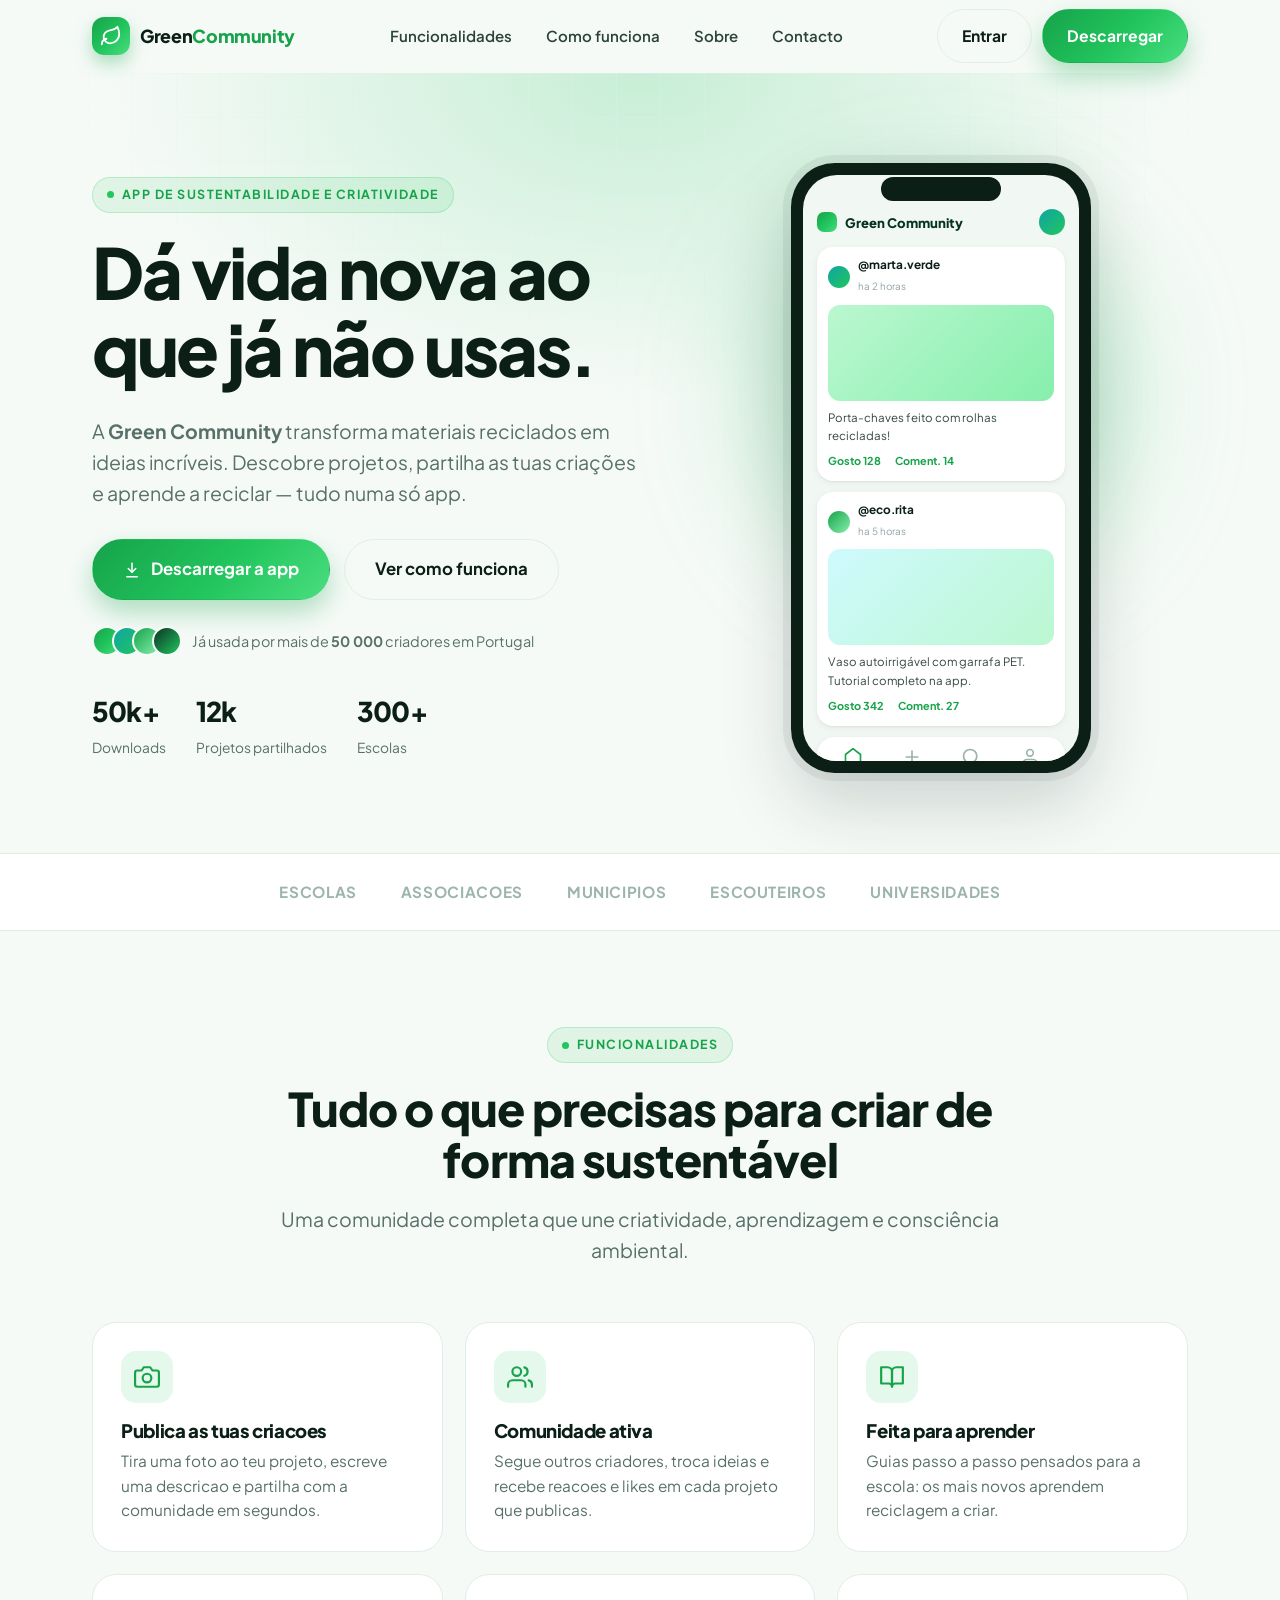
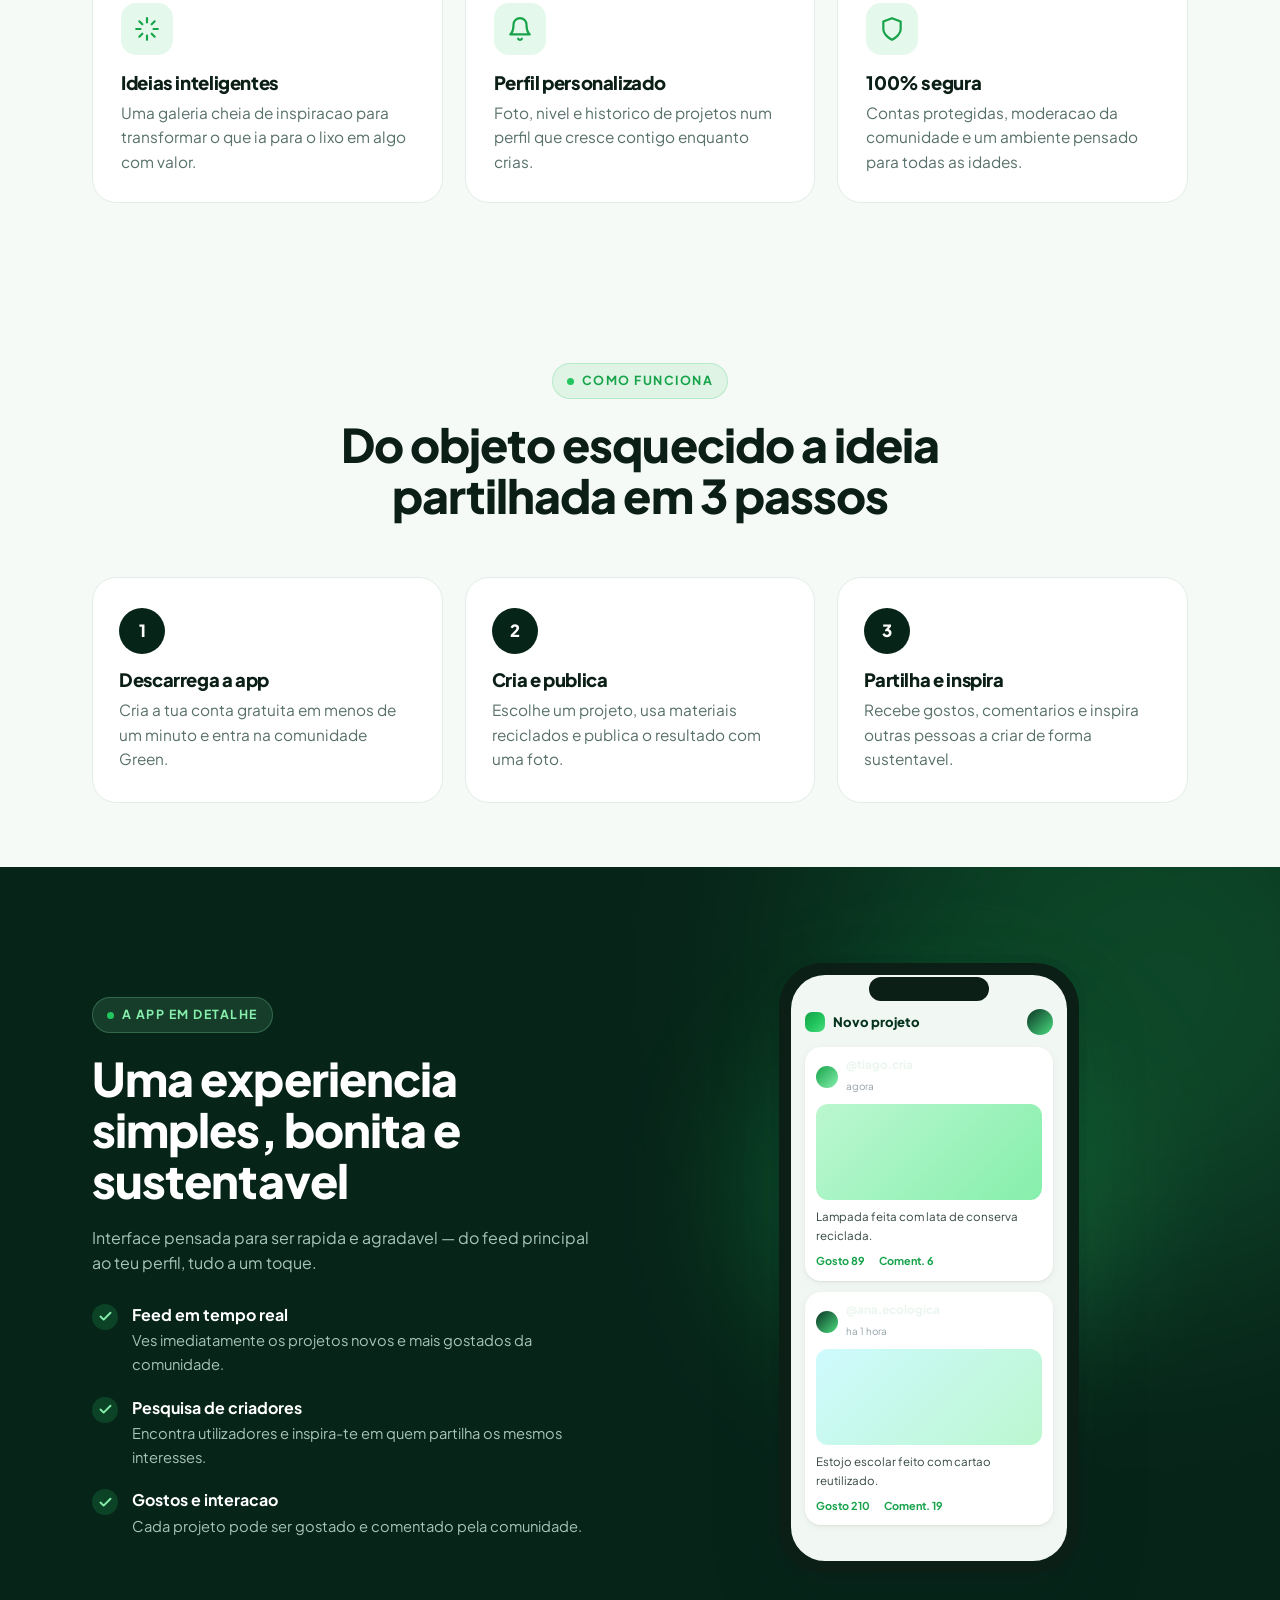
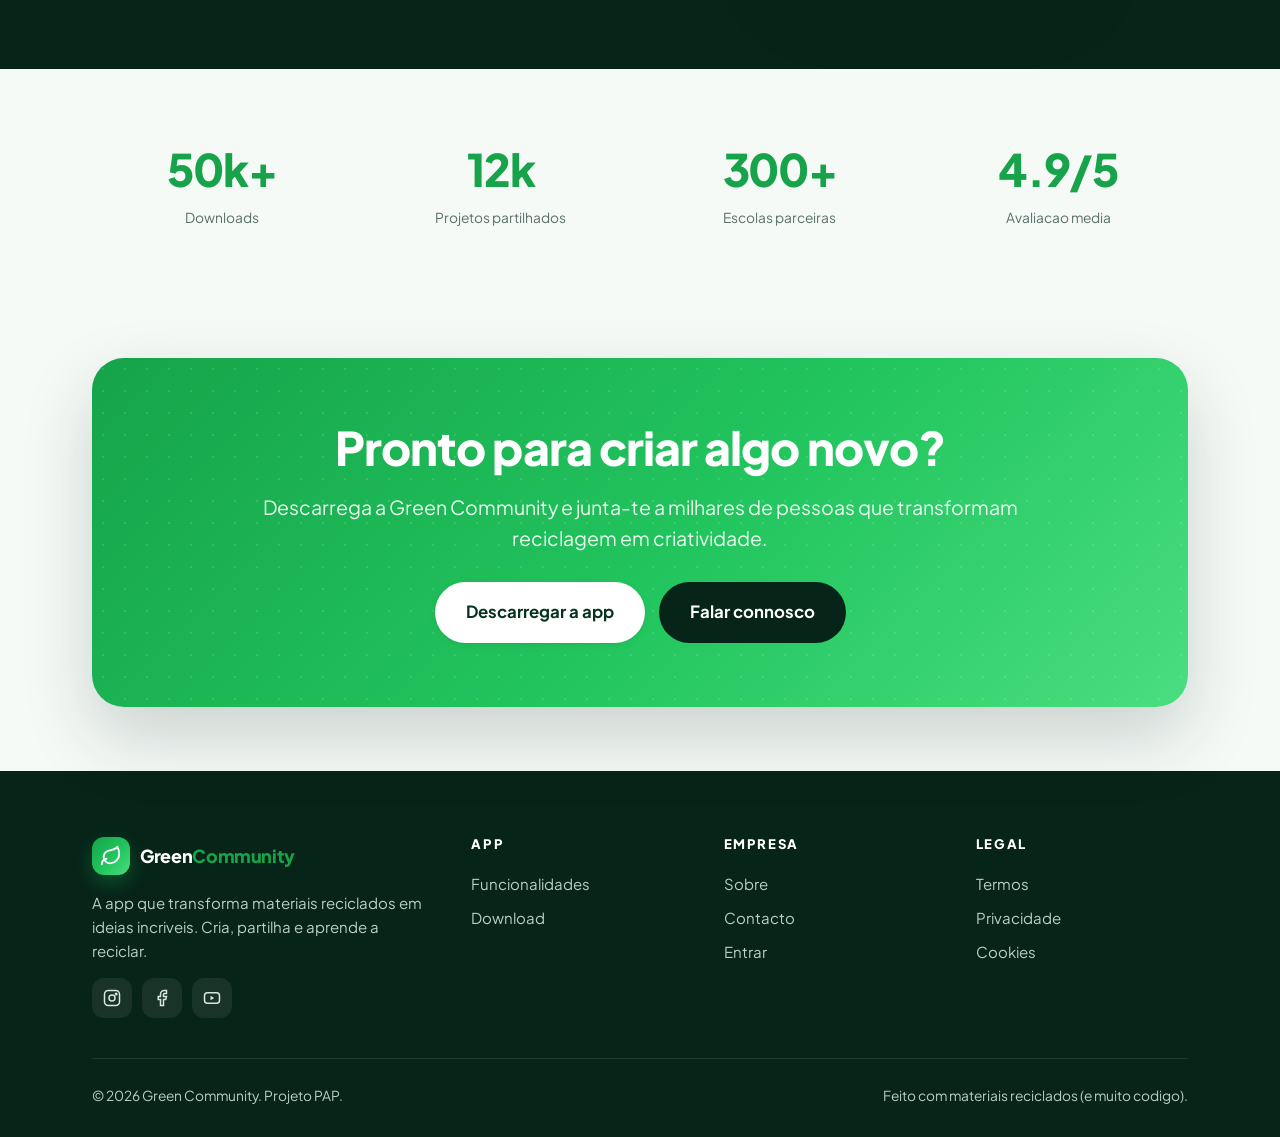
<file: index.html>
<!DOCTYPE html>
<!-- Pagina inicial - apresenta a app e leva o visitante ao download -->
<html lang="pt">
<head>
    <meta charset="utf-8" />
    <meta name="viewport" content="width=device-width, initial-scale=1" />
    <title>Green Community — A app que transforma reciclagem em criatividade</title>
    <meta name="description" content="Green Community e a app que transforma materiais reciclados em novas ideias. Cria, partilha e aprende a reciclar. Disponível para Android e iOS." />
    <link rel="icon" type="image/x-icon" href="assets/favicon.ico" />
    <link rel="preconnect" href="https://fonts.googleapis.com" />
    <link rel="preconnect" href="https://fonts.gstatic.com" crossorigin />
    <link href="https://fonts.googleapis.com/css2?family=Plus+Jakarta+Sans:wght@400;500;600;700;800&display=swap" rel="stylesheet" />
    <link href="css/styles.css" rel="stylesheet" />
</head>
<body>

    <!-- ============ NAV ============ -->
    <header class="nav" id="nav">
        <div class="container nav-inner">
            <a class="brand" href="index.html">
                <span class="brand-mark">
                    <svg viewBox="0 0 24 24" fill="none" stroke="currentColor" stroke-width="2" stroke-linecap="round" stroke-linejoin="round"><path d="M11 20A7 7 0 0 1 9.8 6.1C15.5 5 17 4.48 19 2c1 2 2 4.18 2 8 0 5.5-4.78 10-10 10Z"/><path d="M2 21c0-3 1.85-5.36 5.08-6"/></svg>
                </span>
                <span>Green<b>Community</b></span>
            </a>

            <nav class="nav-links" id="navLinks">
                <a href="index.html#funcionalidades">Funcionalidades</a>
                <a href="index.html#como">Como funciona</a>
                <a href="sobre.html">Sobre</a>
                <a href="contacto.html">Contacto</a>
            </nav>

            <div class="nav-actions">
                <a class="btn btn-ghost" href="#entrar">Entrar</a>
                <a class="btn btn-primary" href="transferir.html">Descarregar</a>
                <button class="nav-toggle" id="navToggle" aria-label="Abrir menu"><span></span></button>
            </div>
        </div>
    </header>

    <!-- ============ HERO ============ -->
    <section class="hero">
        <div class="container hero-grid">
            <div class="hero-content">
                <span class="eyebrow"><span class="dot"></span> App de sustentabilidade e criatividade</span>
                <h1 class="display">Dá vida nova ao que já não usas.</h1>
                <p class="lead">
                    A <strong>Green Community</strong> transforma materiais reciclados em ideias incríveis.
                    Descobre projetos, partilha as tuas criações e aprende a reciclar — tudo numa só app.
                </p>

                <div class="hero-actions">
                    <a class="btn btn-primary btn-lg" href="transferir.html">
                        <svg viewBox="0 0 24 24" fill="none" stroke="currentColor" stroke-width="2" stroke-linecap="round" stroke-linejoin="round"><path d="M12 3v12"/><path d="m7 10 5 5 5-5"/><path d="M5 21h14"/></svg>
                        Descarregar a app
                    </a>
                    <a class="btn btn-ghost btn-lg" href="#como">Ver como funciona</a>
                </div>

                <div class="hero-note">
                    <div class="avatars"><span></span><span></span><span></span><span></span></div>
                    <span>Já usada por mais de <strong>50 000</strong> criadores em Portugal</span>
                </div>

                <div class="hero-stats">
                    <div class="stat"><b>50k+</b><span>Downloads</span></div>
                    <div class="stat"><b>12k</b><span>Projetos partilhados</span></div>
                    <div class="stat"><b>300+</b><span>Escolas</span></div>
                </div>
            </div>

            <!-- mockup da app -->
            <div class="phone-wrap">
                <div class="phone">
                    <div class="phone-notch"></div>
                    <div class="phone-screen">
                        <div class="app-top">
                            <div class="app-brand"><span class="app-logo"></span> Green Community</div>
                            <span class="app-avatar"></span>
                        </div>

                        <div class="app-card">
                            <div class="app-row">
                                <span class="app-avatar sm"></span>
                                <div><b>@marta.verde</b><span>ha 2 horas</span></div>
                            </div>
                            <div class="app-media"></div>
                            <div class="app-text">Porta-chaves feito com rolhas recicladas!</div>
                            <div class="app-actions"><span>Gosto 128</span><span>Coment. 14</span></div>
                        </div>

                        <div class="app-card">
                            <div class="app-row">
                                <span class="app-avatar sm a2"></span>
                                <div><b>@eco.rita</b><span>ha 5 horas</span></div>
                            </div>
                            <div class="app-media alt"></div>
                            <div class="app-text">Vaso autoirrigável com garrafa PET. Tutorial completo na app.</div>
                            <div class="app-actions"><span>Gosto 342</span><span>Coment. 27</span></div>
                        </div>

                        <div class="app-nav">
                            <span class="active"><svg viewBox="0 0 24 24" fill="none" stroke="currentColor" stroke-width="2" stroke-linecap="round" stroke-linejoin="round"><path d="m3 9 9-7 9 7v11a2 2 0 0 1-2 2H5a2 2 0 0 1-2-2z"/></svg></span>
                            <span><svg viewBox="0 0 24 24" fill="none" stroke="currentColor" stroke-width="2" stroke-linecap="round" stroke-linejoin="round"><path d="M12 5v14M5 12h14"/></svg></span>
                            <span><svg viewBox="0 0 24 24" fill="none" stroke="currentColor" stroke-width="2" stroke-linecap="round" stroke-linejoin="round"><circle cx="11" cy="11" r="8"/><path d="m21 21-4.3-4.3"/></svg></span>
                            <span><svg viewBox="0 0 24 24" fill="none" stroke="currentColor" stroke-width="2" stroke-linecap="round" stroke-linejoin="round"><path d="M20 21v-2a4 4 0 0 0-4-4H8a4 4 0 0 0-4 4v2"/><circle cx="12" cy="7" r="4"/></svg></span>
                        </div>
                    </div>
                </div>
            </div>
        </div>
    </section>

    <!-- ============ LOGOS ============ -->
    <div class="logos">
        <div class="container logos-inner">
            <span>ESCOLAS</span>
            <span>ASSOCIACOES</span>
            <span>MUNICIPIOS</span>
            <span>ESCOUTEIROS</span>
            <span>UNIVERSIDADES</span>
        </div>
    </div>

    <!-- ============ FUNCIONALIDADES ============ -->
    <section class="section" id="funcionalidades">
        <div class="container">
            <div class="section-head reveal">
                <span class="eyebrow"><span class="dot"></span> Funcionalidades</span>
                <h2 class="h2">Tudo o que precisas para criar de forma sustentável</h2>
                <p class="lead">Uma comunidade completa que une criatividade, aprendizagem e consciência ambiental.</p>
            </div>

            <div class="features-grid">
                <article class="feature-card reveal">
                    <div class="icon-badge"><svg viewBox="0 0 24 24" fill="none" stroke="currentColor" stroke-width="2" stroke-linecap="round" stroke-linejoin="round"><path d="M23 19a2 2 0 0 1-2 2H3a2 2 0 0 1-2-2V8a2 2 0 0 1 2-2h4l2-3h6l2 3h4a2 2 0 0 1 2 2z"/><circle cx="12" cy="13" r="4"/></svg></div>
                    <h3>Publica as tuas criacoes</h3>
                    <p>Tira uma foto ao teu projeto, escreve uma descricao e partilha com a comunidade em segundos.</p>
                </article>

                <article class="feature-card reveal">
                    <div class="icon-badge"><svg viewBox="0 0 24 24" fill="none" stroke="currentColor" stroke-width="2" stroke-linecap="round" stroke-linejoin="round"><path d="M17 21v-2a4 4 0 0 0-4-4H5a4 4 0 0 0-4 4v2"/><circle cx="9" cy="7" r="4"/><path d="M23 21v-2a4 4 0 0 0-3-3.87M16 3.13a4 4 0 0 1 0 7.75"/></svg></div>
                    <h3>Comunidade ativa</h3>
                    <p>Segue outros criadores, troca ideias e recebe reacoes e likes em cada projeto que publicas.</p>
                </article>

                <article class="feature-card reveal">
                    <div class="icon-badge"><svg viewBox="0 0 24 24" fill="none" stroke="currentColor" stroke-width="2" stroke-linecap="round" stroke-linejoin="round"><path d="M2 3h6a4 4 0 0 1 4 4v14a3 3 0 0 0-3-3H2z"/><path d="M22 3h-6a4 4 0 0 0-4 4v14a3 3 0 0 1 3-3h7z"/></svg></div>
                    <h3>Feita para aprender</h3>
                    <p>Guias passo a passo pensados para a escola: os mais novos aprendem reciclagem a criar.</p>
                </article>

                <article class="feature-card reveal">
                    <div class="icon-badge"><svg viewBox="0 0 24 24" fill="none" stroke="currentColor" stroke-width="2" stroke-linecap="round" stroke-linejoin="round"><path d="M12 2v4M12 18v4M4.9 4.9l2.8 2.8M16.3 16.3l2.8 2.8M2 12h4M18 12h4M4.9 19.1l2.8-2.8M16.3 7.7l2.8-2.8"/></svg></div>
                    <h3>Ideias inteligentes</h3>
                    <p>Uma galeria cheia de inspiracao para transformar o que ia para o lixo em algo com valor.</p>
                </article>

                <article class="feature-card reveal">
                    <div class="icon-badge"><svg viewBox="0 0 24 24" fill="none" stroke="currentColor" stroke-width="2" stroke-linecap="round" stroke-linejoin="round"><path d="M18 8A6 6 0 0 0 6 8c0 7-3 9-3 9h18s-3-2-3-9"/><path d="M13.73 21a2 2 0 0 1-3.46 0"/></svg></div>
                    <h3>Perfil personalizado</h3>
                    <p>Foto, nivel e historico de projetos num perfil que cresce contigo enquanto crias.</p>
                </article>

                <article class="feature-card reveal">
                    <div class="icon-badge"><svg viewBox="0 0 24 24" fill="none" stroke="currentColor" stroke-width="2" stroke-linecap="round" stroke-linejoin="round"><path d="M12 22s8-4 8-10V5l-8-3-8 3v7c0 6 8 10 8 10z"/></svg></div>
                    <h3>100% segura</h3>
                    <p>Contas protegidas, moderacao da comunidade e um ambiente pensado para todas as idades.</p>
                </article>
            </div>
        </div>
    </section>

    <!-- ============ COMO FUNCIONA ============ -->
    <section class="section-sm" id="como">
        <div class="container">
            <div class="section-head reveal">
                <span class="eyebrow"><span class="dot"></span> Como funciona</span>
                <h2 class="h2">Do objeto esquecido a ideia partilhada em 3 passos</h2>
            </div>

            <div class="steps">
                <div class="step reveal">
                    <div class="step-num">1</div>
                    <h3>Descarrega a app</h3>
                    <p>Cria a tua conta gratuita em menos de um minuto e entra na comunidade Green.</p>
                </div>
                <div class="step reveal">
                    <div class="step-num">2</div>
                    <h3>Cria e publica</h3>
                    <p>Escolhe um projeto, usa materiais reciclados e publica o resultado com uma foto.</p>
                </div>
                <div class="step reveal">
                    <div class="step-num">3</div>
                    <h3>Partilha e inspira</h3>
                    <p>Recebe gostos, comentarios e inspira outras pessoas a criar de forma sustentavel.</p>
                </div>
            </div>
        </div>
    </section>

    <!-- ============ SHOWCASE ============ -->
    <section class="section showcase">
        <div class="container showcase-grid">
            <div class="reveal">
                <span class="eyebrow"><span class="dot"></span> A app em detalhe</span>
                <h2 class="h2">Uma experiencia simples, bonita e sustentavel</h2>
                <p class="muted-dark">Interface pensada para ser rapida e agradavel — do feed principal ao teu perfil, tudo a um toque.</p>

                <ul class="feature-list">
                    <li>
                        <span class="check"><svg viewBox="0 0 24 24" fill="none" stroke="currentColor" stroke-width="3" stroke-linecap="round" stroke-linejoin="round"><polyline points="20 6 9 17 4 12"/></svg></span>
                        <div><b>Feed em tempo real</b><p>Ves imediatamente os projetos novos e mais gostados da comunidade.</p></div>
                    </li>
                    <li>
                        <span class="check"><svg viewBox="0 0 24 24" fill="none" stroke="currentColor" stroke-width="3" stroke-linecap="round" stroke-linejoin="round"><polyline points="20 6 9 17 4 12"/></svg></span>
                        <div><b>Pesquisa de criadores</b><p>Encontra utilizadores e inspira-te em quem partilha os mesmos interesses.</p></div>
                    </li>
                    <li>
                        <span class="check"><svg viewBox="0 0 24 24" fill="none" stroke="currentColor" stroke-width="3" stroke-linecap="round" stroke-linejoin="round"><polyline points="20 6 9 17 4 12"/></svg></span>
                        <div><b>Gostos e interacao</b><p>Cada projeto pode ser gostado e comentado pela comunidade.</p></div>
                    </li>
                </ul>
            </div>

            <div class="phone-wrap reveal">
                <div class="phone">
                    <div class="phone-notch"></div>
                    <div class="phone-screen">
                        <div class="app-top">
                            <div class="app-brand"><span class="app-logo"></span> Novo projeto</div>
                            <span class="app-avatar a3"></span>
                        </div>
                        <div class="app-card">
                            <div class="app-row">
                                <span class="app-avatar sm a2"></span>
                                <div><b>@tiago.cria</b><span>agora</span></div>
                            </div>
                            <div class="app-media"></div>
                            <div class="app-text">Lampada feita com lata de conserva reciclada.</div>
                            <div class="app-actions"><span>Gosto 89</span><span>Coment. 6</span></div>
                        </div>
                        <div class="app-card">
                            <div class="app-row">
                                <span class="app-avatar sm a3"></span>
                                <div><b>@ana.ecologica</b><span>ha 1 hora</span></div>
                            </div>
                            <div class="app-media alt"></div>
                            <div class="app-text">Estojo escolar feito com cartao reutilizado.</div>
                            <div class="app-actions"><span>Gosto 210</span><span>Coment. 19</span></div>
                        </div>
                    </div>
                </div>
            </div>
        </div>
    </section>

    <!-- ============ STATS ============ -->
    <section class="section-sm">
        <div class="container stats-band">
            <div class="stat reveal"><b>50k+</b><span>Downloads</span></div>
            <div class="stat reveal"><b>12k</b><span>Projetos partilhados</span></div>
            <div class="stat reveal"><b>300+</b><span>Escolas parceiras</span></div>
            <div class="stat reveal"><b>4.9/5</b><span>Avaliacao media</span></div>
        </div>
    </section>

    <!-- ============ CTA ============ -->
    <section class="section-sm">
        <div class="container">
            <div class="cta-band reveal">
                <h2 class="h2">Pronto para criar algo novo?</h2>
                <p class="lead">Descarrega a Green Community e junta-te a milhares de pessoas que transformam reciclagem em criatividade.</p>
                <div class="cta-actions">
                    <a class="btn btn-light btn-lg" href="transferir.html">Descarregar a app</a>
                    <a class="btn btn-dark btn-lg" href="contacto.html">Falar connosco</a>
                </div>
            </div>
        </div>
    </section>

    <!-- ============ FOOTER ============ -->
    <footer class="footer">
        <div class="container">
            <div class="footer-grid">
                <div>
                    <a class="brand" href="index.html">
                        <span class="brand-mark">
                            <svg viewBox="0 0 24 24" fill="none" stroke="currentColor" stroke-width="2" stroke-linecap="round" stroke-linejoin="round"><path d="M11 20A7 7 0 0 1 9.8 6.1C15.5 5 17 4.48 19 2c1 2 2 4.18 2 8 0 5.5-4.78 10-10 10Z"/><path d="M2 21c0-3 1.85-5.36 5.08-6"/></svg>
                        </span>
                        <span>Green<b>Community</b></span>
                    </a>
                    <p>A app que transforma materiais reciclados em ideias incriveis. Cria, partilha e aprende a reciclar.</p>
                    <div class="socials">
                        <a href="#" aria-label="Instagram"><svg viewBox="0 0 24 24" fill="none" stroke="currentColor" stroke-width="2"><rect x="2" y="2" width="20" height="20" rx="5"/><circle cx="12" cy="12" r="4"/><circle cx="17.5" cy="6.5" r="1" fill="currentColor"/></svg></a>
                        <a href="#" aria-label="Facebook"><svg viewBox="0 0 24 24" fill="none" stroke="currentColor" stroke-width="2"><path d="M18 2h-3a5 5 0 0 0-5 5v3H7v4h3v8h4v-8h3l1-4h-4V7a1 1 0 0 1 1-1h3z"/></svg></a>
                        <a href="#" aria-label="YouTube"><svg viewBox="0 0 24 24" fill="none" stroke="currentColor" stroke-width="2"><rect x="2" y="5" width="20" height="14" rx="4"/><path d="m10 9 5 3-5 3z" fill="currentColor" stroke="none"/></svg></a>
                    </div>
                </div>

                <div class="footer-col">
                    <h4>App</h4>
                    <a href="index.html#funcionalidades">Funcionalidades</a>
                    <a href="transferir.html">Download</a>
                </div>

                <div class="footer-col">
                    <h4>Empresa</h4>
                    <a href="sobre.html">Sobre</a>
                    <a href="contacto.html">Contacto</a>
                    <a href="#entrar">Entrar</a>
                </div>

                <div class="footer-col">
                    <h4>Legal</h4>
                    <a href="#">Termos</a>
                    <a href="#">Privacidade</a>
                    <a href="#">Cookies</a>
                </div>
            </div>

            <div class="footer-bottom">
                <span>&copy; <span data-year>2026</span> Green Community. Projeto PAP.</span>
                <span>Feito com materiais reciclados (e muito codigo).</span>
            </div>
        </div>
    </footer>

    <script src="js/scripts.js"></script>
</body>
</html>
</file>
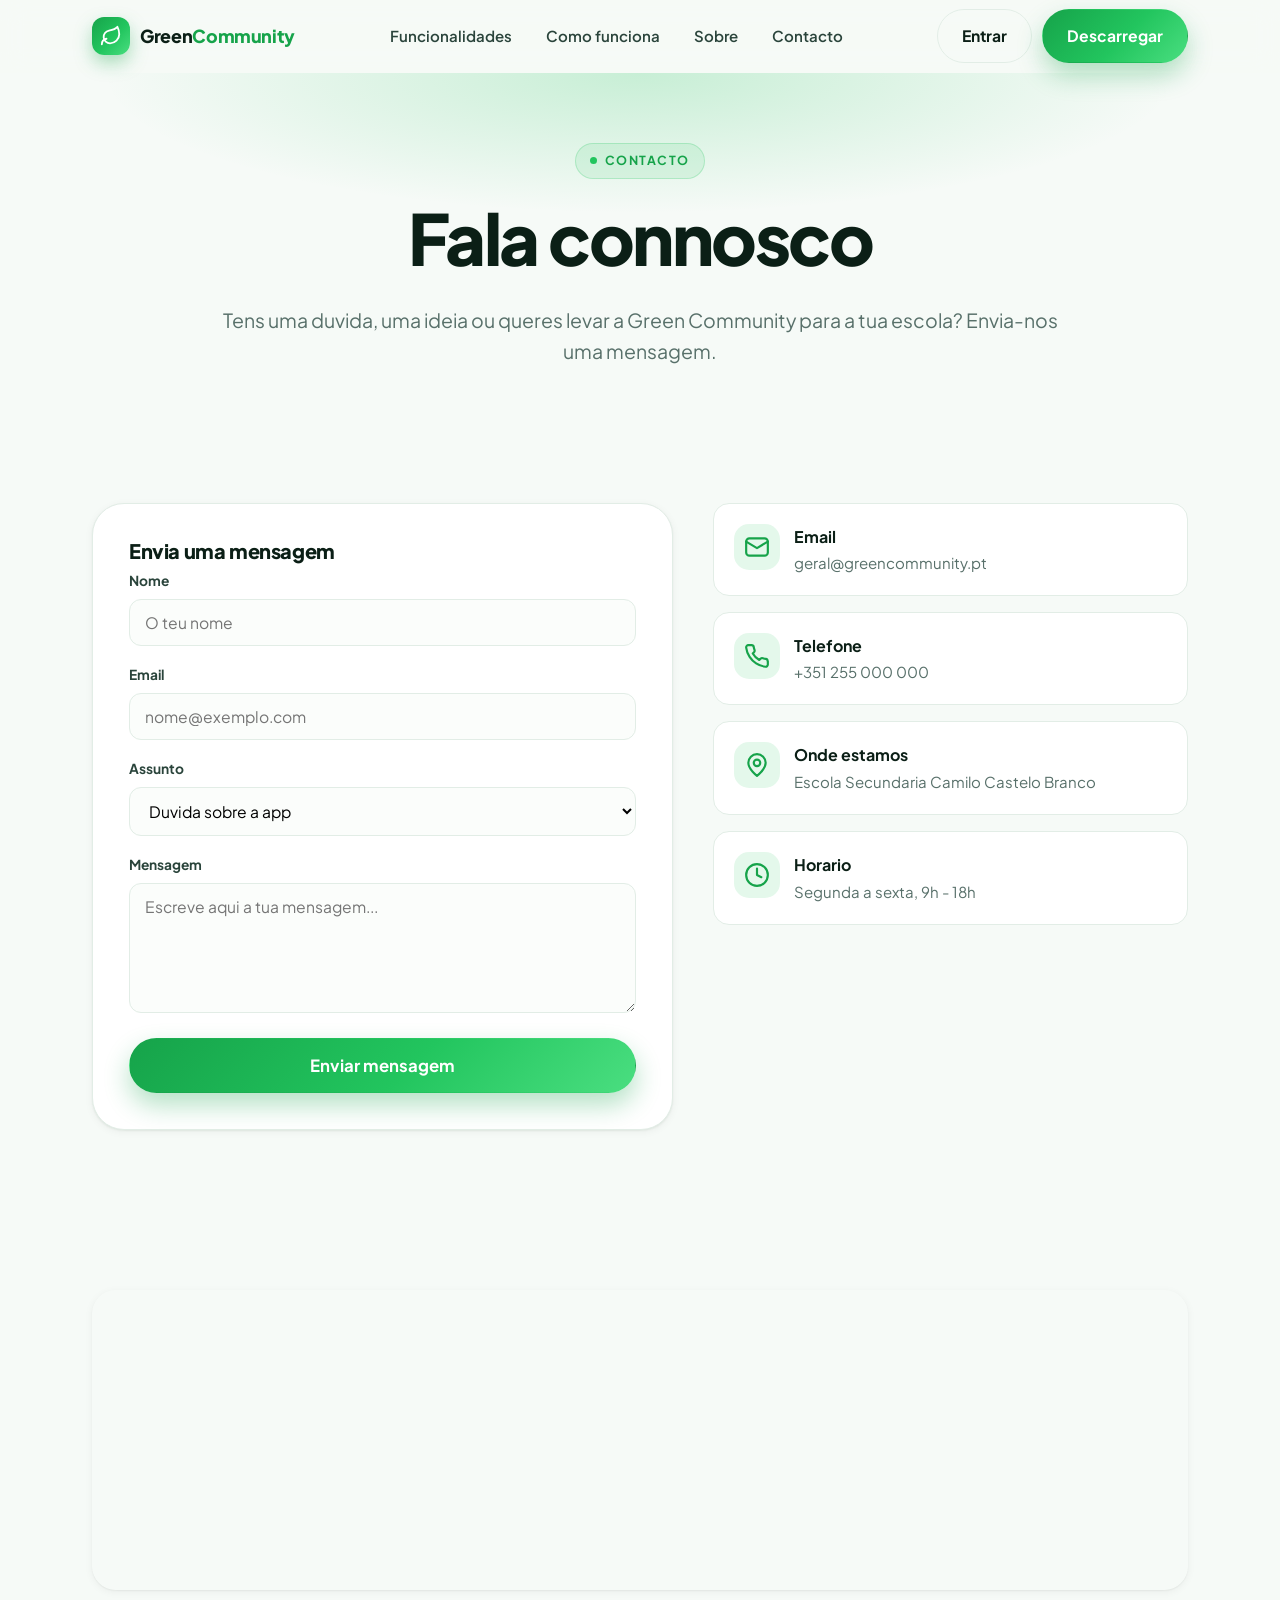
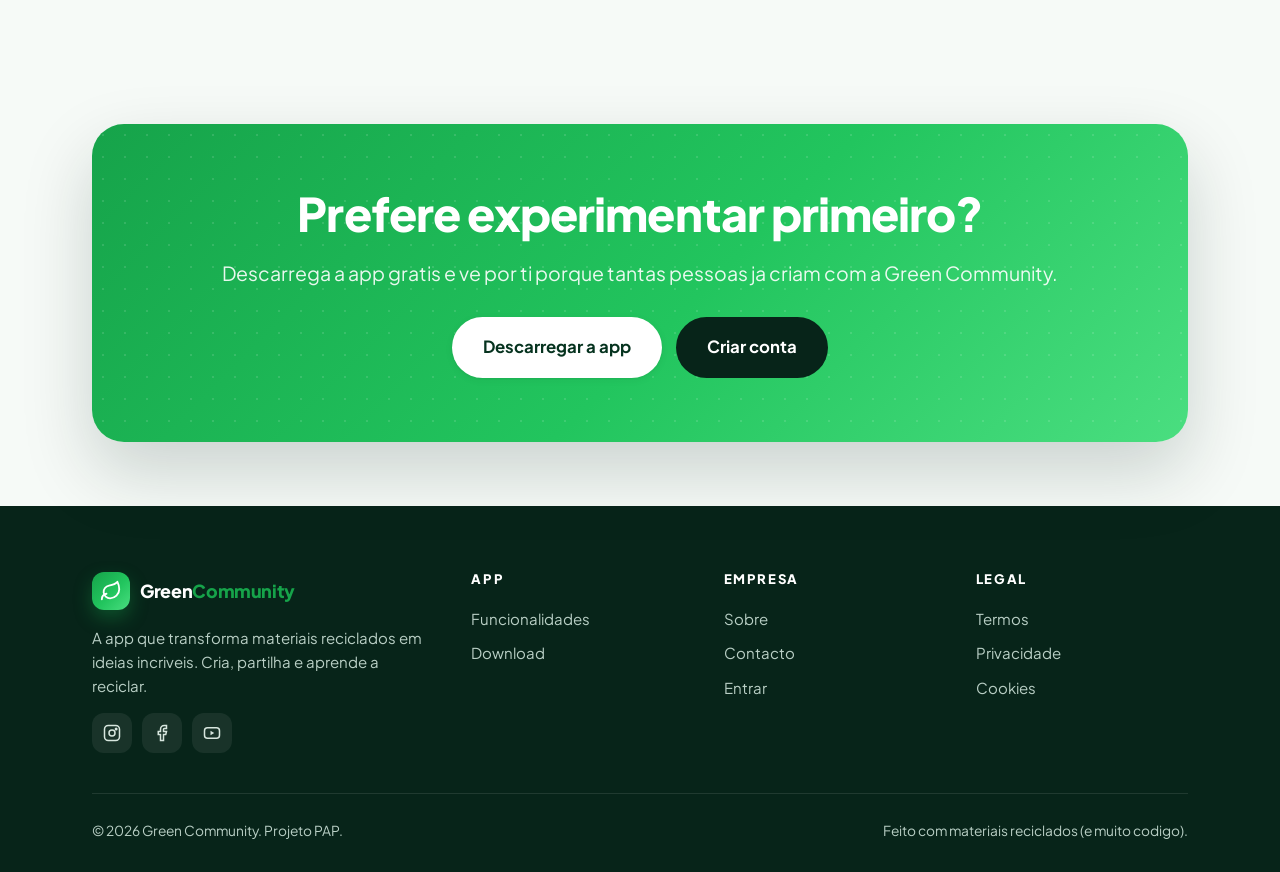
<file: contacto.html>
<!DOCTYPE html>
<!-- Pagina "Contacto" - formulario e informacoes de contacto -->
<html lang="pt">
<head>
    <meta charset="utf-8" />
    <meta name="viewport" content="width=device-width, initial-scale=1" />
    <title>Contacto — Green Community</title>
    <meta name="description" content="Fala com a equipa da Green Community. Duvidas, parcerias com escolas ou suporte da app." />
    <link rel="icon" type="image/x-icon" href="assets/favicon.ico" />
    <link rel="preconnect" href="https://fonts.googleapis.com" />
    <link rel="preconnect" href="https://fonts.gstatic.com" crossorigin />
    <link href="https://fonts.googleapis.com/css2?family=Plus+Jakarta+Sans:wght@400;500;600;700;800&display=swap" rel="stylesheet" />
    <link href="css/styles.css" rel="stylesheet" />
</head>
<body>

    <header class="nav" id="nav">
        <div class="container nav-inner">
            <a class="brand" href="index.html">
                <span class="brand-mark">
                    <svg viewBox="0 0 24 24" fill="none" stroke="currentColor" stroke-width="2" stroke-linecap="round" stroke-linejoin="round"><path d="M11 20A7 7 0 0 1 9.8 6.1C15.5 5 17 4.48 19 2c1 2 2 4.18 2 8 0 5.5-4.78 10-10 10Z"/><path d="M2 21c0-3 1.85-5.36 5.08-6"/></svg>
                </span>
                <span>Green<b>Community</b></span>
            </a>
            <nav class="nav-links" id="navLinks">
                <a href="index.html#funcionalidades">Funcionalidades</a>
                <a href="index.html#como">Como funciona</a>
                <a href="sobre.html">Sobre</a>
                <a href="contacto.html">Contacto</a>
            </nav>
            <div class="nav-actions">
                <a class="btn btn-ghost" href="#entrar">Entrar</a>
                <a class="btn btn-primary" href="transferir.html">Descarregar</a>
                <button class="nav-toggle" id="navToggle" aria-label="Abrir menu"><span></span></button>
            </div>
        </div>
    </header>

    <section class="page-hero">
        <div class="container">
            <span class="eyebrow"><span class="dot"></span> Contacto</span>
            <h1 class="display">Fala connosco</h1>
            <p class="lead">Tens uma duvida, uma ideia ou queres levar a Green Community para a tua escola? Envia-nos uma mensagem.</p>
        </div>
    </section>

    <section class="section">
        <div class="container contact-grid">
            <div class="panel reveal">
                <h2 class="h3">Envia uma mensagem</h2>
                <form action="mailto:geral@greencommunity.pt" method="post" enctype="text/plain">
                    <div class="field">
                        <label for="name">Nome</label>
                        <input id="name" name="Nome" type="text" placeholder="O teu nome" required />
                    </div>
                    <div class="field">
                        <label for="email">Email</label>
                        <input id="email" name="Email" type="email" placeholder="nome@exemplo.com" required />
                    </div>
                    <div class="field">
                        <label for="subject">Assunto</label>
                        <select id="subject" name="Assunto">
                            <option>Duvida sobre a app</option>
                            <option>Parceria com escola</option>
                            <option>Suporte tecnico</option>
                            <option>Outro</option>
                        </select>
                    </div>
                    <div class="field">
                        <label for="message">Mensagem</label>
                        <textarea id="message" name="Mensagem" placeholder="Escreve aqui a tua mensagem..." required></textarea>
                    </div>
                    <button class="btn btn-primary btn-lg btn-block" type="submit">Enviar mensagem</button>
                </form>
            </div>

            <div class="contact-info reveal">
                <div class="info-card">
                    <div class="icon-badge"><svg viewBox="0 0 24 24" fill="none" stroke="currentColor" stroke-width="2" stroke-linecap="round" stroke-linejoin="round"><rect x="2" y="4" width="20" height="16" rx="3"/><path d="m2 7 10 6 10-6"/></svg></div>
                    <div>
                        <b>Email</b>
                        <a href="mailto:geral@greencommunity.pt">geral@greencommunity.pt</a>
                    </div>
                </div>
                <div class="info-card">
                    <div class="icon-badge"><svg viewBox="0 0 24 24" fill="none" stroke="currentColor" stroke-width="2" stroke-linecap="round" stroke-linejoin="round"><path d="M22 16.9v3a2 2 0 0 1-2.2 2 19.8 19.8 0 0 1-8.6-3.1 19.5 19.5 0 0 1-6-6A19.8 19.8 0 0 1 2 4.2 2 2 0 0 1 4 2h3a2 2 0 0 1 2 1.7c.1.9.4 1.8.7 2.7a2 2 0 0 1-.5 2.1L8.1 9.7a16 16 0 0 0 6 6l1.2-1.2a2 2 0 0 1 2.1-.5c.9.3 1.8.6 2.7.7a2 2 0 0 1 1.7 2z"/></svg></div>
                    <div>
                        <b>Telefone</b>
                        <a href="tel:+351255000000">+351 255 000 000</a>
                    </div>
                </div>
                <div class="info-card">
                    <div class="icon-badge"><svg viewBox="0 0 24 24" fill="none" stroke="currentColor" stroke-width="2" stroke-linecap="round" stroke-linejoin="round"><path d="M20 10c0 6-8 12-8 12s-8-6-8-12a8 8 0 0 1 16 0z"/><circle cx="12" cy="10" r="3"/></svg></div>
                    <div>
                        <b>Onde estamos</b>
                        <p>Escola Secundaria Camilo Castelo Branco</p>
                    </div>
                </div>
                <div class="info-card">
                    <div class="icon-badge"><svg viewBox="0 0 24 24" fill="none" stroke="currentColor" stroke-width="2" stroke-linecap="round" stroke-linejoin="round"><circle cx="12" cy="12" r="10"/><path d="M12 6v6l4 2"/></svg></div>
                    <div>
                        <b>Horario</b>
                        <p>Segunda a sexta, 9h - 18h</p>
                    </div>
                </div>
            </div>
        </div>
    </section>

    <section class="section-sm">
        <div class="container reveal">
            <iframe class="map-frame" loading="lazy" allowfullscreen
                src="https://www.google.com/maps/embed?pb=!1m18!1m12!1m3!1d2992.618349773973!2d-8.524467924536925!3d41.404093971297705!2m3!1f0!2f0!3f0!3m2!1i1024!2i768!4f13.1!3m3!1m2!1s0xd2458f8b98d6a9b%3A0x68c68d0d51ee99ed!2sEscola%20Secund%C3%A1ria%20Camilo%20Castelo%20Branco!5e0!3m2!1spt-PT!2spt!4v1682626975665!5m2!1spt-PT!2spt"></iframe>
        </div>
    </section>

    <section class="section-sm">
        <div class="container">
            <div class="cta-band reveal">
                <h2 class="h2">Prefere experimentar primeiro?</h2>
                <p class="lead">Descarrega a app gratis e ve por ti porque tantas pessoas ja criam com a Green Community.</p>
                <div class="cta-actions">
                    <a class="btn btn-light btn-lg" href="transferir.html">Descarregar a app</a>
                    <a class="btn btn-dark btn-lg" href="#entrar">Criar conta</a>
                </div>
            </div>
        </div>
    </section>

    <footer class="footer">
        <div class="container">
            <div class="footer-grid">
                <div>
                    <a class="brand" href="index.html">
                        <span class="brand-mark">
                            <svg viewBox="0 0 24 24" fill="none" stroke="currentColor" stroke-width="2" stroke-linecap="round" stroke-linejoin="round"><path d="M11 20A7 7 0 0 1 9.8 6.1C15.5 5 17 4.48 19 2c1 2 2 4.18 2 8 0 5.5-4.78 10-10 10Z"/><path d="M2 21c0-3 1.85-5.36 5.08-6"/></svg>
                        </span>
                        <span>Green<b>Community</b></span>
                    </a>
                    <p>A app que transforma materiais reciclados em ideias incriveis. Cria, partilha e aprende a reciclar.</p>
                    <div class="socials">
                        <a href="#" aria-label="Instagram"><svg viewBox="0 0 24 24" fill="none" stroke="currentColor" stroke-width="2"><rect x="2" y="2" width="20" height="20" rx="5"/><circle cx="12" cy="12" r="4"/><circle cx="17.5" cy="6.5" r="1" fill="currentColor"/></svg></a>
                        <a href="#" aria-label="Facebook"><svg viewBox="0 0 24 24" fill="none" stroke="currentColor" stroke-width="2"><path d="M18 2h-3a5 5 0 0 0-5 5v3H7v4h3v8h4v-8h3l1-4h-4V7a1 1 0 0 1 1-1h3z"/></svg></a>
                        <a href="#" aria-label="YouTube"><svg viewBox="0 0 24 24" fill="none" stroke="currentColor" stroke-width="2"><rect x="2" y="5" width="20" height="14" rx="4"/><path d="m10 9 5 3-5 3z" fill="currentColor" stroke="none"/></svg></a>
                    </div>
                </div>
                <div class="footer-col">
                    <h4>App</h4>
                    <a href="index.html#funcionalidades">Funcionalidades</a>
                    <a href="transferir.html">Download</a>
                </div>
                <div class="footer-col">
                    <h4>Empresa</h4>
                    <a href="sobre.html">Sobre</a>
                    <a href="contacto.html">Contacto</a>
                    <a href="#entrar">Entrar</a>
                </div>
                <div class="footer-col">
                    <h4>Legal</h4>
                    <a href="#">Termos</a>
                    <a href="#">Privacidade</a>
                    <a href="#">Cookies</a>
                </div>
            </div>
            <div class="footer-bottom">
                <span>&copy; <span data-year>2026</span> Green Community. Projeto PAP.</span>
                <span>Feito com materiais reciclados (e muito codigo).</span>
            </div>
        </div>
    </footer>

    <script src="js/scripts.js"></script>
</body>
</html>
</file>
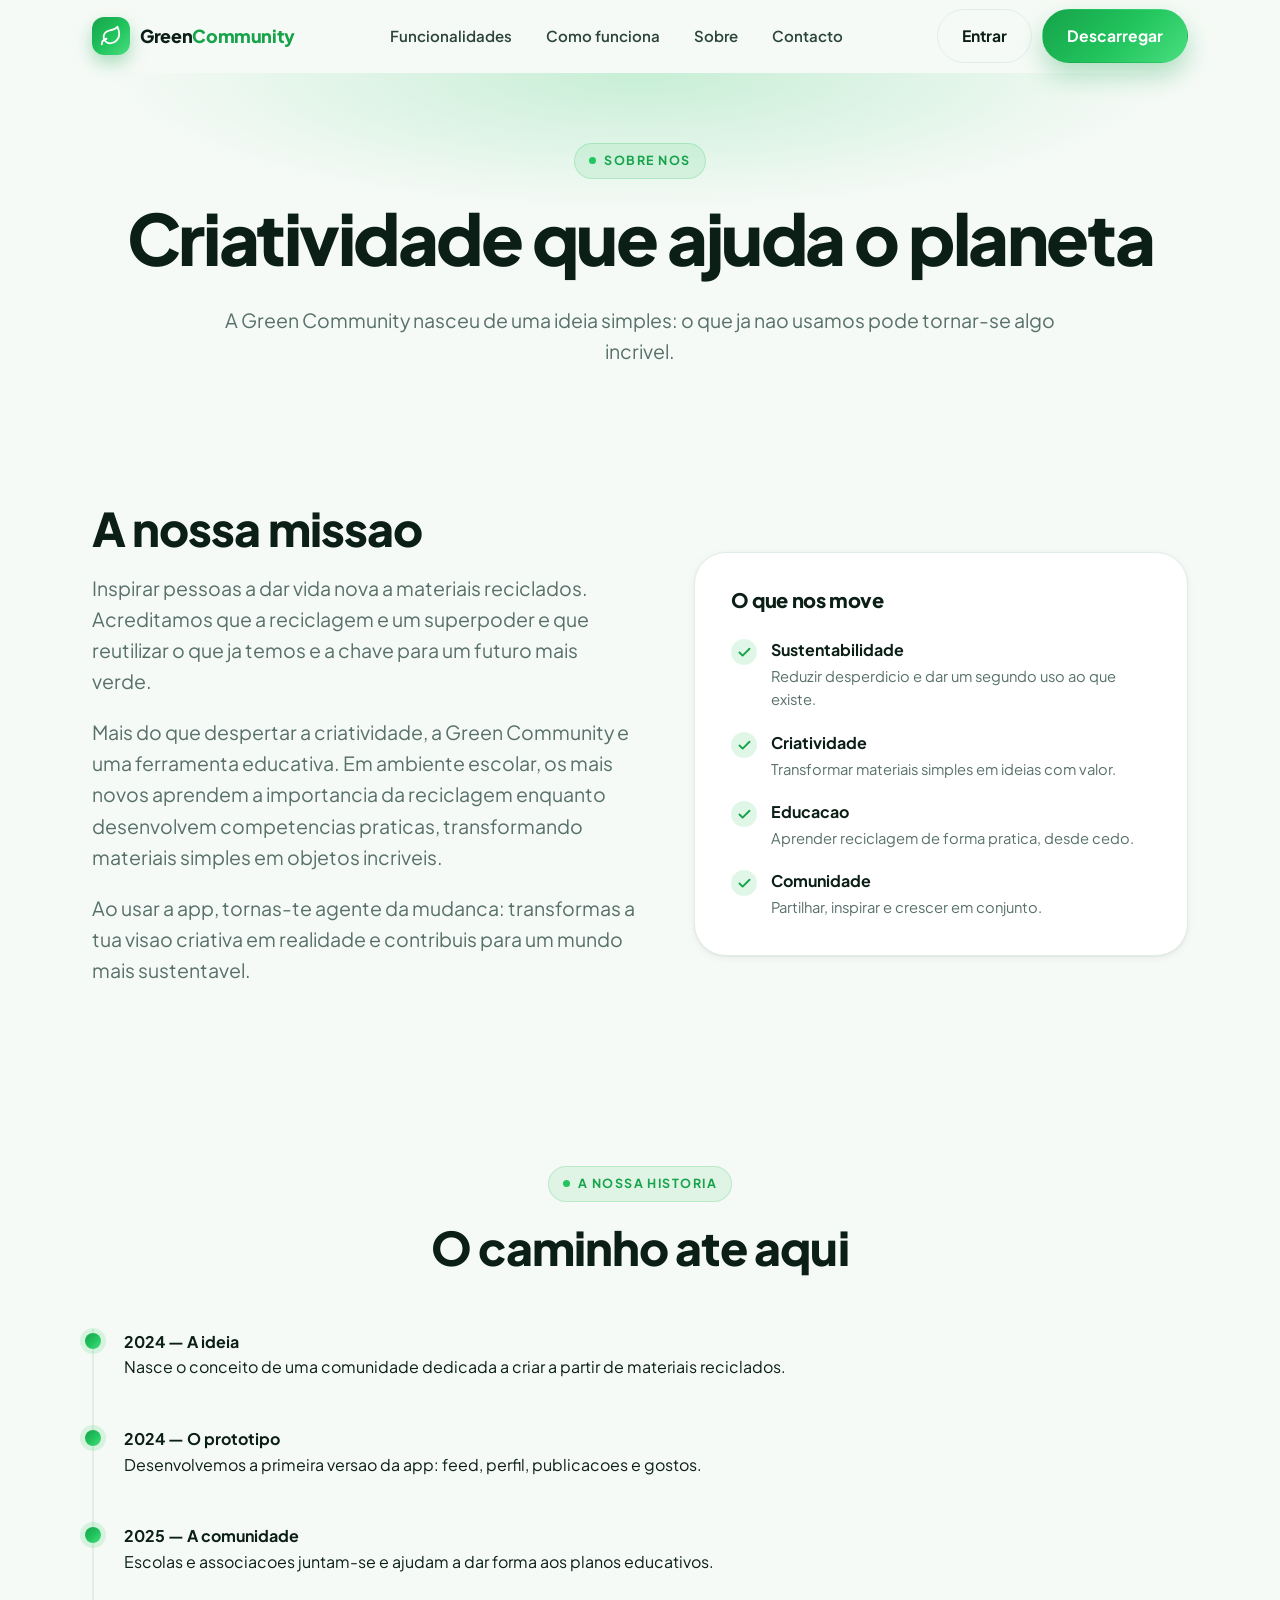
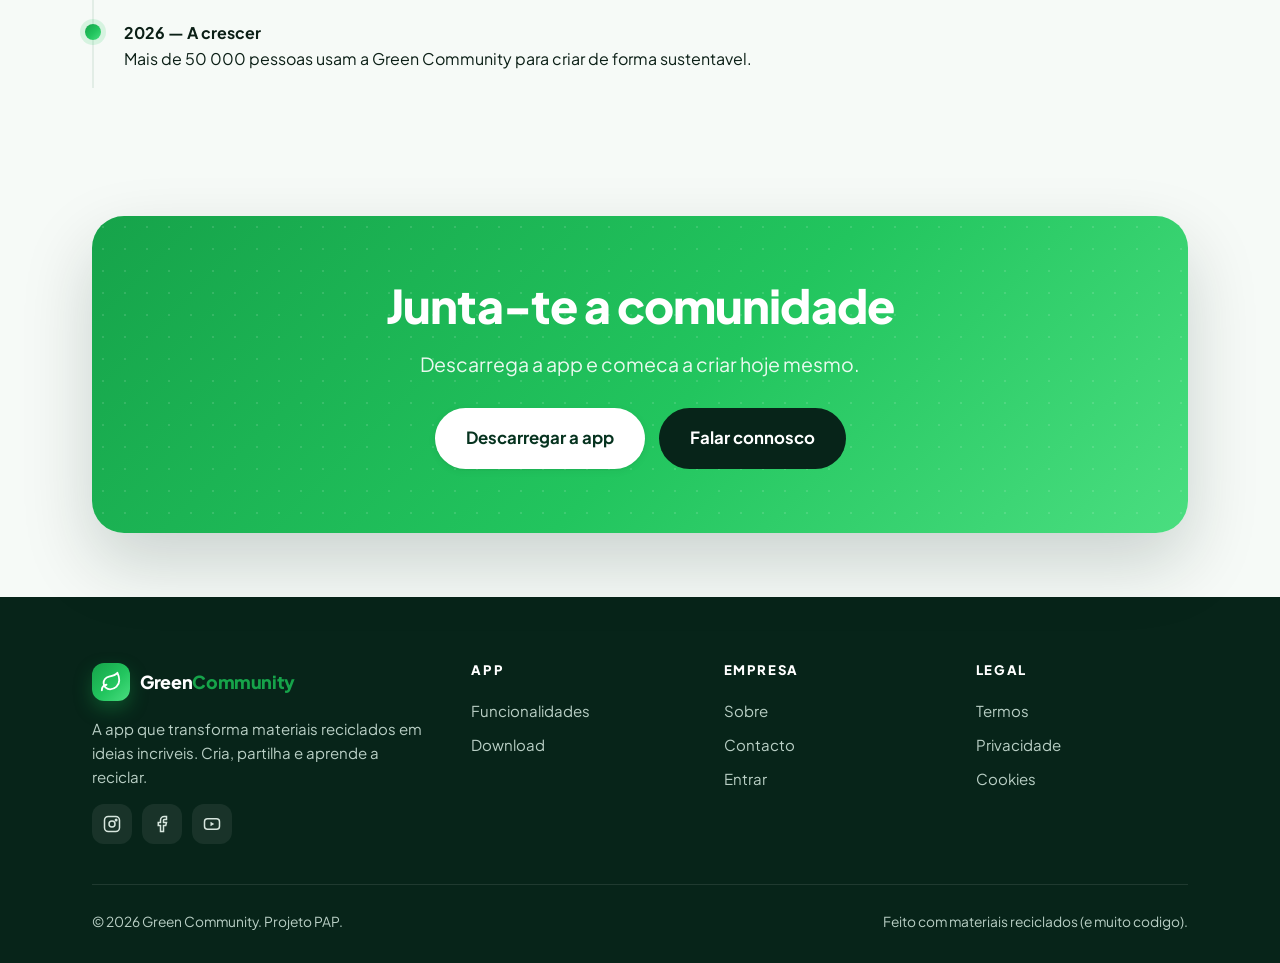
<file: sobre.html>
<!DOCTYPE html>
<!-- Pagina "Sobre" - missao, valores e historia da Green Community -->
<html lang="pt">
<head>
    <meta charset="utf-8" />
    <meta name="viewport" content="width=device-width, initial-scale=1" />
    <title>Sobre — Green Community</title>
    <meta name="description" content="Conhece a Green Community: a app que junta sustentabilidade, criatividade e educacao." />
    <link rel="icon" type="image/x-icon" href="assets/favicon.ico" />
    <link rel="preconnect" href="https://fonts.googleapis.com" />
    <link rel="preconnect" href="https://fonts.gstatic.com" crossorigin />
    <link href="https://fonts.googleapis.com/css2?family=Plus+Jakarta+Sans:wght@400;500;600;700;800&display=swap" rel="stylesheet" />
    <link href="css/styles.css" rel="stylesheet" />
</head>
<body>

    <header class="nav" id="nav">
        <div class="container nav-inner">
            <a class="brand" href="index.html">
                <span class="brand-mark">
                    <svg viewBox="0 0 24 24" fill="none" stroke="currentColor" stroke-width="2" stroke-linecap="round" stroke-linejoin="round"><path d="M11 20A7 7 0 0 1 9.8 6.1C15.5 5 17 4.48 19 2c1 2 2 4.18 2 8 0 5.5-4.78 10-10 10Z"/><path d="M2 21c0-3 1.85-5.36 5.08-6"/></svg>
                </span>
                <span>Green<b>Community</b></span>
            </a>
            <nav class="nav-links" id="navLinks">
                <a href="index.html#funcionalidades">Funcionalidades</a>
                <a href="index.html#como">Como funciona</a>
                <a href="sobre.html">Sobre</a>
                <a href="contacto.html">Contacto</a>
            </nav>
            <div class="nav-actions">
                <a class="btn btn-ghost" href="#entrar">Entrar</a>
                <a class="btn btn-primary" href="transferir.html">Descarregar</a>
                <button class="nav-toggle" id="navToggle" aria-label="Abrir menu"><span></span></button>
            </div>
        </div>
    </header>

    <section class="page-hero">
        <div class="container">
            <span class="eyebrow"><span class="dot"></span> Sobre nos</span>
            <h1 class="display">Criatividade que ajuda o planeta</h1>
            <p class="lead">A Green Community nasceu de uma ideia simples: o que ja nao usamos pode tornar-se algo incrivel.</p>
        </div>
    </section>

    <section class="section">
        <div class="container split">
            <div class="reveal">
                <h2 class="h2">A nossa missao</h2>
                <p class="lead">Inspirar pessoas a dar vida nova a materiais reciclados. Acreditamos que a reciclagem e um superpoder e que reutilizar o que ja temos e a chave para um futuro mais verde.</p>
                <p class="lead">Mais do que despertar a criatividade, a Green Community e uma ferramenta educativa. Em ambiente escolar, os mais novos aprendem a importancia da reciclagem enquanto desenvolvem competencias praticas, transformando materiais simples em objetos incriveis.</p>
                <p class="lead">Ao usar a app, tornas-te agente da mudanca: transformas a tua visao criativa em realidade e contribuis para um mundo mais sustentavel.</p>
            </div>

            <div class="panel reveal">
                <h3 class="h3">O que nos move</h3>
                <ul class="feature-list">
                    <li>
                        <span class="check"><svg viewBox="0 0 24 24" fill="none" stroke="currentColor" stroke-width="3" stroke-linecap="round" stroke-linejoin="round"><polyline points="20 6 9 17 4 12"/></svg></span>
                        <div><b>Sustentabilidade</b><p>Reduzir desperdicio e dar um segundo uso ao que existe.</p></div>
                    </li>
                    <li>
                        <span class="check"><svg viewBox="0 0 24 24" fill="none" stroke="currentColor" stroke-width="3" stroke-linecap="round" stroke-linejoin="round"><polyline points="20 6 9 17 4 12"/></svg></span>
                        <div><b>Criatividade</b><p>Transformar materiais simples em ideias com valor.</p></div>
                    </li>
                    <li>
                        <span class="check"><svg viewBox="0 0 24 24" fill="none" stroke="currentColor" stroke-width="3" stroke-linecap="round" stroke-linejoin="round"><polyline points="20 6 9 17 4 12"/></svg></span>
                        <div><b>Educacao</b><p>Aprender reciclagem de forma pratica, desde cedo.</p></div>
                    </li>
                    <li>
                        <span class="check"><svg viewBox="0 0 24 24" fill="none" stroke="currentColor" stroke-width="3" stroke-linecap="round" stroke-linejoin="round"><polyline points="20 6 9 17 4 12"/></svg></span>
                        <div><b>Comunidade</b><p>Partilhar, inspirar e crescer em conjunto.</p></div>
                    </li>
                </ul>
            </div>
        </div>
    </section>

    <section class="section-sm">
        <div class="container">
            <div class="section-head reveal">
                <span class="eyebrow"><span class="dot"></span> A nossa historia</span>
                <h2 class="h2">O caminho ate aqui</h2>
            </div>
            <ul class="timeline reveal">
                <li>
                    <b>2024 — A ideia</b>
                    <p class="mt-0">Nasce o conceito de uma comunidade dedicada a criar a partir de materiais reciclados.</p>
                </li>
                <li>
                    <b>2024 — O prototipo</b>
                    <p class="mt-0">Desenvolvemos a primeira versao da app: feed, perfil, publicacoes e gostos.</p>
                </li>
                <li>
                    <b>2025 — A comunidade</b>
                    <p class="mt-0">Escolas e associacoes juntam-se e ajudam a dar forma aos planos educativos.</p>
                </li>
                <li>
                    <b>2026 — A crescer</b>
                    <p class="mt-0">Mais de 50 000 pessoas usam a Green Community para criar de forma sustentavel.</p>
                </li>
            </ul>
        </div>
    </section>

    <section class="section-sm">
        <div class="container">
            <div class="cta-band reveal">
                <h2 class="h2">Junta-te a comunidade</h2>
                <p class="lead">Descarrega a app e comeca a criar hoje mesmo.</p>
                <div class="cta-actions">
                    <a class="btn btn-light btn-lg" href="transferir.html">Descarregar a app</a>
                    <a class="btn btn-dark btn-lg" href="contacto.html">Falar connosco</a>
                </div>
            </div>
        </div>
    </section>

    <footer class="footer">
        <div class="container">
            <div class="footer-grid">
                <div>
                    <a class="brand" href="index.html">
                        <span class="brand-mark">
                            <svg viewBox="0 0 24 24" fill="none" stroke="currentColor" stroke-width="2" stroke-linecap="round" stroke-linejoin="round"><path d="M11 20A7 7 0 0 1 9.8 6.1C15.5 5 17 4.48 19 2c1 2 2 4.18 2 8 0 5.5-4.78 10-10 10Z"/><path d="M2 21c0-3 1.85-5.36 5.08-6"/></svg>
                        </span>
                        <span>Green<b>Community</b></span>
                    </a>
                    <p>A app que transforma materiais reciclados em ideias incriveis. Cria, partilha e aprende a reciclar.</p>
                    <div class="socials">
                        <a href="#" aria-label="Instagram"><svg viewBox="0 0 24 24" fill="none" stroke="currentColor" stroke-width="2"><rect x="2" y="2" width="20" height="20" rx="5"/><circle cx="12" cy="12" r="4"/><circle cx="17.5" cy="6.5" r="1" fill="currentColor"/></svg></a>
                        <a href="#" aria-label="Facebook"><svg viewBox="0 0 24 24" fill="none" stroke="currentColor" stroke-width="2"><path d="M18 2h-3a5 5 0 0 0-5 5v3H7v4h3v8h4v-8h3l1-4h-4V7a1 1 0 0 1 1-1h3z"/></svg></a>
                        <a href="#" aria-label="YouTube"><svg viewBox="0 0 24 24" fill="none" stroke="currentColor" stroke-width="2"><rect x="2" y="5" width="20" height="14" rx="4"/><path d="m10 9 5 3-5 3z" fill="currentColor" stroke="none"/></svg></a>
                    </div>
                </div>
                <div class="footer-col">
                    <h4>App</h4>
                    <a href="index.html#funcionalidades">Funcionalidades</a>
                    <a href="transferir.html">Download</a>
                </div>
                <div class="footer-col">
                    <h4>Empresa</h4>
                    <a href="sobre.html">Sobre</a>
                    <a href="contacto.html">Contacto</a>
                    <a href="#entrar">Entrar</a>
                </div>
                <div class="footer-col">
                    <h4>Legal</h4>
                    <a href="#">Termos</a>
                    <a href="#">Privacidade</a>
                    <a href="#">Cookies</a>
                </div>
            </div>
            <div class="footer-bottom">
                <span>&copy; <span data-year>2026</span> Green Community. Projeto PAP.</span>
                <span>Feito com materiais reciclados (e muito codigo).</span>
            </div>
        </div>
    </footer>

    <script src="js/scripts.js"></script>
</body>
</html>
</file>
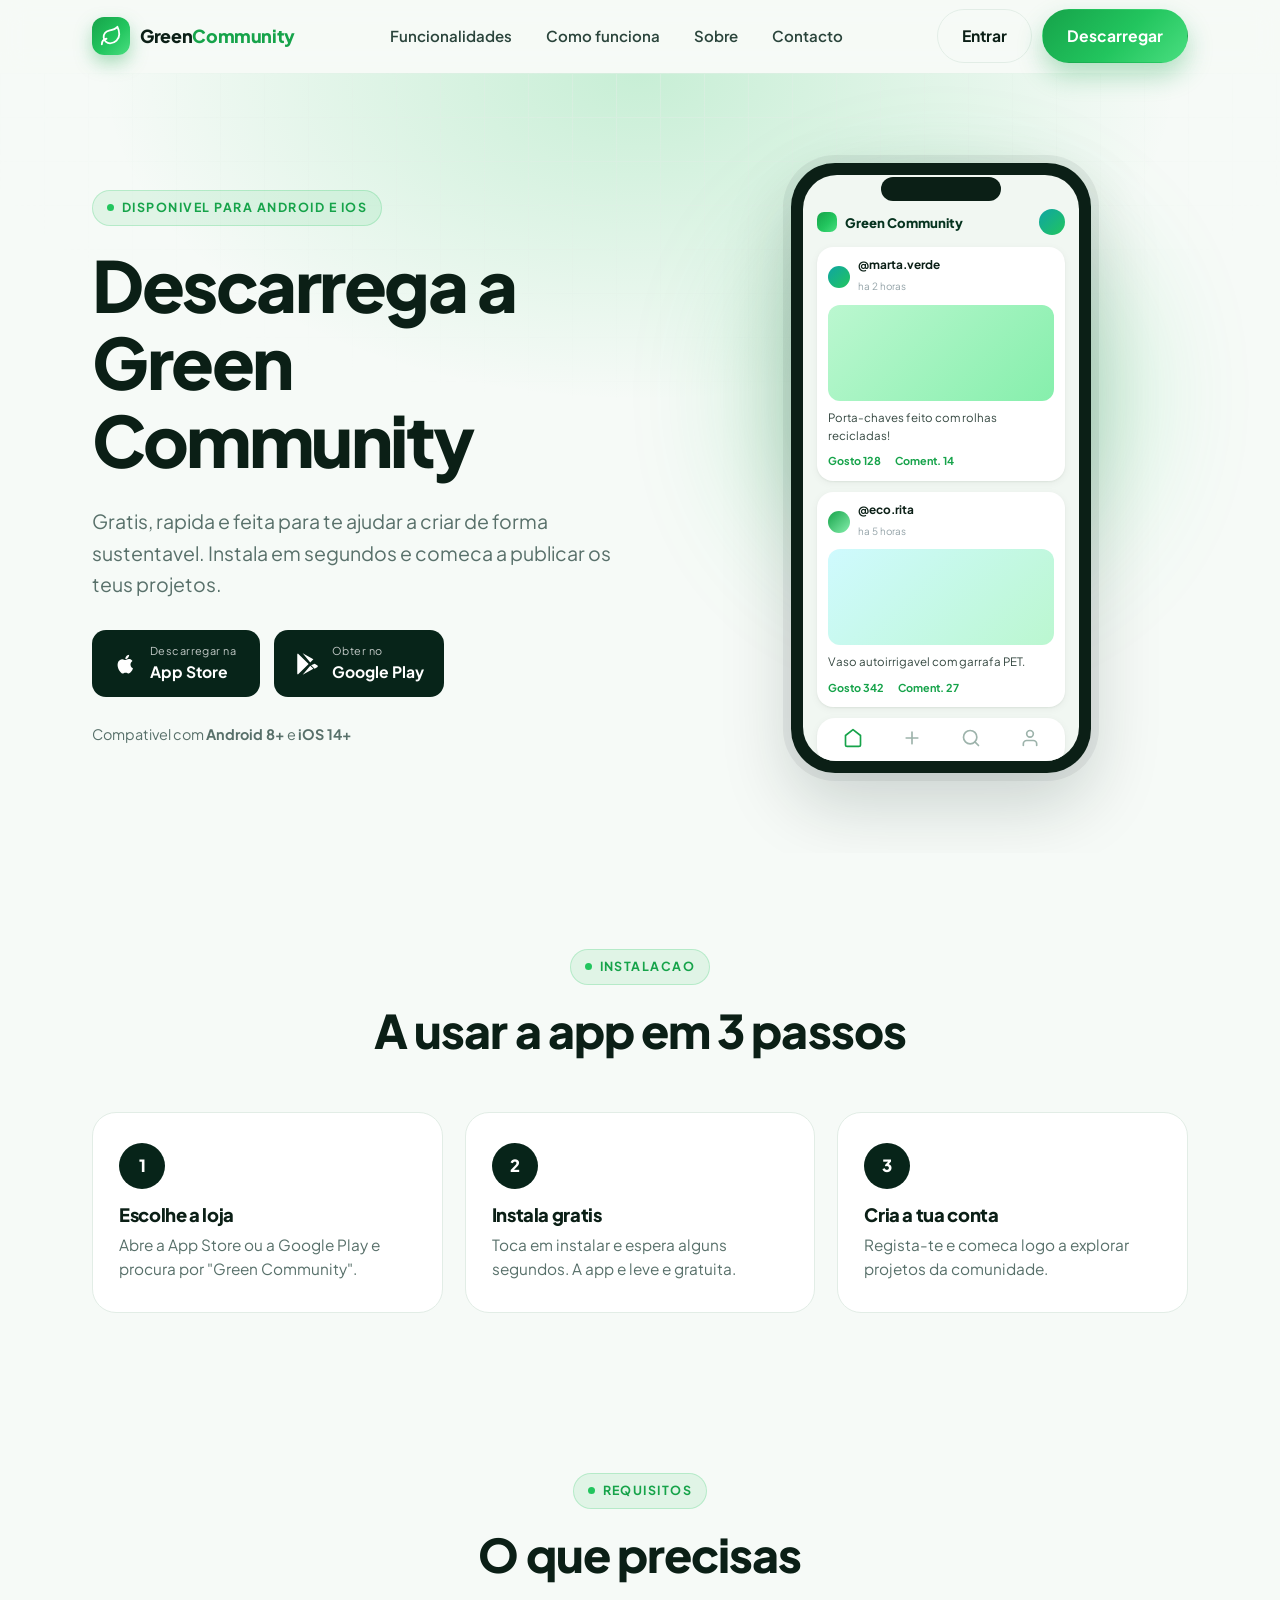
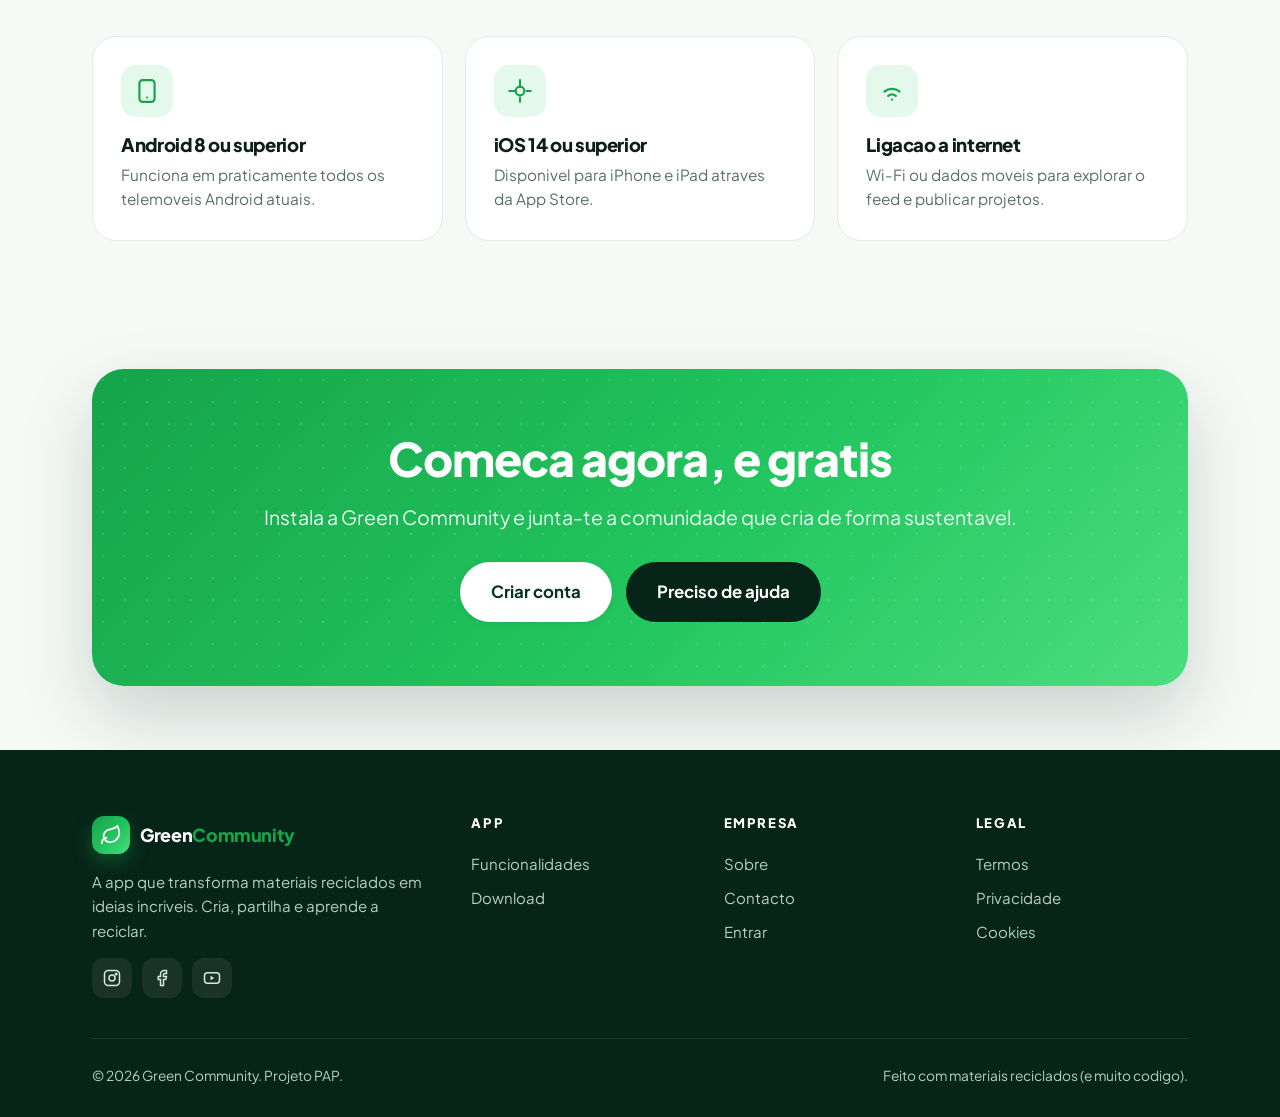
<file: transferir.html>
<!DOCTYPE html>
<!-- Pagina "Download" - botoes das lojas, passos e requisitos -->
<html lang="pt">
<head>
    <meta charset="utf-8" />
    <meta name="viewport" content="width=device-width, initial-scale=1" />
    <title>Download — Green Community</title>
    <meta name="description" content="Descarrega a app Green Community para Android e iOS. Gratis, rapida e feita para criar de forma sustentavel." />
    <link rel="icon" type="image/x-icon" href="assets/favicon.ico" />
    <link rel="preconnect" href="https://fonts.googleapis.com" />
    <link rel="preconnect" href="https://fonts.gstatic.com" crossorigin />
    <link href="https://fonts.googleapis.com/css2?family=Plus+Jakarta+Sans:wght@400;500;600;700;800&display=swap" rel="stylesheet" />
    <link href="css/styles.css" rel="stylesheet" />
</head>
<body>

    <header class="nav" id="nav">
        <div class="container nav-inner">
            <a class="brand" href="index.html">
                <span class="brand-mark">
                    <svg viewBox="0 0 24 24" fill="none" stroke="currentColor" stroke-width="2" stroke-linecap="round" stroke-linejoin="round"><path d="M11 20A7 7 0 0 1 9.8 6.1C15.5 5 17 4.48 19 2c1 2 2 4.18 2 8 0 5.5-4.78 10-10 10Z"/><path d="M2 21c0-3 1.85-5.36 5.08-6"/></svg>
                </span>
                <span>Green<b>Community</b></span>
            </a>
            <nav class="nav-links" id="navLinks">
                <a href="index.html#funcionalidades">Funcionalidades</a>
                <a href="index.html#como">Como funciona</a>
                <a href="sobre.html">Sobre</a>
                <a href="contacto.html">Contacto</a>
            </nav>
            <div class="nav-actions">
                <a class="btn btn-ghost" href="#entrar">Entrar</a>
                <a class="btn btn-primary" href="transferir.html">Descarregar</a>
                <button class="nav-toggle" id="navToggle" aria-label="Abrir menu"><span></span></button>
            </div>
        </div>
    </header>

    <section class="hero">
        <div class="container hero-grid">
            <div class="hero-content">
                <span class="eyebrow"><span class="dot"></span> Disponivel para Android e iOS</span>
                <h1 class="display">Descarrega a Green Community</h1>
                <p class="lead">Gratis, rapida e feita para te ajudar a criar de forma sustentavel. Instala em segundos e comeca a publicar os teus projetos.</p>

                <div class="cta-actions" style="justify-content:flex-start; margin: 30px 0 0;">
                    <div class="store-buttons">
                        <a class="store-btn" href="#">
                            <svg viewBox="0 0 24 24" fill="currentColor"><path d="M17.05 12.5c-.02-2.2 1.8-3.26 1.88-3.31-1.02-1.5-2.62-1.7-3.19-1.72-1.36-.14-2.65.8-3.34.8-.69 0-1.75-.78-2.88-.76-1.48.02-2.85.86-3.61 2.18-1.54 2.67-.39 6.62 1.11 8.79.73 1.06 1.6 2.25 2.74 2.2 1.1-.04 1.52-.71 2.85-.71 1.33 0 1.7.71 2.87.69 1.18-.02 1.94-1.08 2.66-2.14.84-1.23 1.18-2.42 1.2-2.48-.03-.01-2.3-.88-2.32-3.5zM14.9 6.2c.6-.73 1.01-1.75.9-2.76-.87.04-1.92.58-2.54 1.31-.56.64-1.05 1.68-.92 2.67.97.08 1.96-.49 2.56-1.22z"/></svg>
                            <div><small>Descarregar na</small><b>App Store</b></div>
                        </a>
                        <a class="store-btn" href="#">
                            <svg viewBox="0 0 24 24" fill="currentColor"><path d="M3.6 2.4 13.5 12 3.6 21.6a1 1 0 0 1-.6-.9V3.3a1 1 0 0 1 .6-.9zM15 13.5l2.9 2.9-9.9 5.5 7-8.4zm0-3 -7-8.4 9.9 5.5L15 10.5zM19 11.7l2.4 1.4c.8.4.8 1.4 0 1.8L19 16.3l-3.2-3.1L19 11.7z"/></svg>
                            <div><small>Obter no</small><b>Google Play</b></div>
                        </a>
                    </div>
                </div>

                <div class="hero-note" style="margin-top:26px;">
                    <span>Compativel com <strong>Android 8+</strong> e <strong>iOS 14+</strong></span>
                </div>
            </div>

            <div class="phone-wrap">
                <div class="phone">
                    <div class="phone-notch"></div>
                    <div class="phone-screen">
                        <div class="app-top">
                            <div class="app-brand"><span class="app-logo"></span> Green Community</div>
                            <span class="app-avatar"></span>
                        </div>
                        <div class="app-card">
                            <div class="app-row">
                                <span class="app-avatar sm"></span>
                                <div><b>@marta.verde</b><span>ha 2 horas</span></div>
                            </div>
                            <div class="app-media"></div>
                            <div class="app-text">Porta-chaves feito com rolhas recicladas!</div>
                            <div class="app-actions"><span>Gosto 128</span><span>Coment. 14</span></div>
                        </div>
                        <div class="app-card">
                            <div class="app-row">
                                <span class="app-avatar sm a2"></span>
                                <div><b>@eco.rita</b><span>ha 5 horas</span></div>
                            </div>
                            <div class="app-media alt"></div>
                            <div class="app-text">Vaso autoirrigavel com garrafa PET.</div>
                            <div class="app-actions"><span>Gosto 342</span><span>Coment. 27</span></div>
                        </div>
                        <div class="app-nav">
                            <span class="active"><svg viewBox="0 0 24 24" fill="none" stroke="currentColor" stroke-width="2" stroke-linecap="round" stroke-linejoin="round"><path d="m3 9 9-7 9 7v11a2 2 0 0 1-2 2H5a2 2 0 0 1-2-2z"/></svg></span>
                            <span><svg viewBox="0 0 24 24" fill="none" stroke="currentColor" stroke-width="2" stroke-linecap="round" stroke-linejoin="round"><path d="M12 5v14M5 12h14"/></svg></span>
                            <span><svg viewBox="0 0 24 24" fill="none" stroke="currentColor" stroke-width="2" stroke-linecap="round" stroke-linejoin="round"><circle cx="11" cy="11" r="8"/><path d="m21 21-4.3-4.3"/></svg></span>
                            <span><svg viewBox="0 0 24 24" fill="none" stroke="currentColor" stroke-width="2" stroke-linecap="round" stroke-linejoin="round"><path d="M20 21v-2a4 4 0 0 0-4-4H8a4 4 0 0 0-4 4v2"/><circle cx="12" cy="7" r="4"/></svg></span>
                        </div>
                    </div>
                </div>
            </div>
        </div>
    </section>

    <section class="section">
        <div class="container">
            <div class="section-head reveal">
                <span class="eyebrow"><span class="dot"></span> Instalacao</span>
                <h2 class="h2">A usar a app em 3 passos</h2>
            </div>
            <div class="steps">
                <div class="step reveal">
                    <div class="step-num">1</div>
                    <h3>Escolhe a loja</h3>
                    <p>Abre a App Store ou a Google Play e procura por "Green Community".</p>
                </div>
                <div class="step reveal">
                    <div class="step-num">2</div>
                    <h3>Instala gratis</h3>
                    <p>Toca em instalar e espera alguns segundos. A app e leve e gratuita.</p>
                </div>
                <div class="step reveal">
                    <div class="step-num">3</div>
                    <h3>Cria a tua conta</h3>
                    <p>Regista-te e comeca logo a explorar projetos da comunidade.</p>
                </div>
            </div>
        </div>
    </section>

    <section class="section-sm">
        <div class="container">
            <div class="section-head reveal">
                <span class="eyebrow"><span class="dot"></span> Requisitos</span>
                <h2 class="h2">O que precisas</h2>
            </div>
            <div class="features-grid">
                <article class="feature-card reveal">
                    <div class="icon-badge"><svg viewBox="0 0 24 24" fill="none" stroke="currentColor" stroke-width="2" stroke-linecap="round" stroke-linejoin="round"><rect x="5" y="2" width="14" height="20" rx="3"/><path d="M12 18h.01"/></svg></div>
                    <h3>Android 8 ou superior</h3>
                    <p>Funciona em praticamente todos os telemoveis Android atuais.</p>
                </article>
                <article class="feature-card reveal">
                    <div class="icon-badge"><svg viewBox="0 0 24 24" fill="none" stroke="currentColor" stroke-width="2" stroke-linecap="round" stroke-linejoin="round"><path d="M12 2v6M12 22v-4M2 12h6M22 12h-4"/><circle cx="12" cy="12" r="4"/></svg></div>
                    <h3>iOS 14 ou superior</h3>
                    <p>Disponivel para iPhone e iPad atraves da App Store.</p>
                </article>
                <article class="feature-card reveal">
                    <div class="icon-badge"><svg viewBox="0 0 24 24" fill="none" stroke="currentColor" stroke-width="2" stroke-linecap="round" stroke-linejoin="round"><path d="M5 12.55a11 11 0 0 1 14 0M8.5 16.4a6 6 0 0 1 7 0M12 20h.01"/></svg></div>
                    <h3>Ligacao a internet</h3>
                    <p>Wi-Fi ou dados moveis para explorar o feed e publicar projetos.</p>
                </article>
            </div>
        </div>
    </section>

    <section class="section-sm">
        <div class="container">
            <div class="cta-band reveal">
                <h2 class="h2">Comeca agora, e gratis</h2>
                <p class="lead">Instala a Green Community e junta-te a comunidade que cria de forma sustentavel.</p>
                <div class="cta-actions">
                    <a class="btn btn-light btn-lg" href="#entrar">Criar conta</a>
                    <a class="btn btn-dark btn-lg" href="contacto.html">Preciso de ajuda</a>
                </div>
            </div>
        </div>
    </section>

    <footer class="footer">
        <div class="container">
            <div class="footer-grid">
                <div>
                    <a class="brand" href="index.html">
                        <span class="brand-mark">
                            <svg viewBox="0 0 24 24" fill="none" stroke="currentColor" stroke-width="2" stroke-linecap="round" stroke-linejoin="round"><path d="M11 20A7 7 0 0 1 9.8 6.1C15.5 5 17 4.48 19 2c1 2 2 4.18 2 8 0 5.5-4.78 10-10 10Z"/><path d="M2 21c0-3 1.85-5.36 5.08-6"/></svg>
                        </span>
                        <span>Green<b>Community</b></span>
                    </a>
                    <p>A app que transforma materiais reciclados em ideias incriveis. Cria, partilha e aprende a reciclar.</p>
                    <div class="socials">
                        <a href="#" aria-label="Instagram"><svg viewBox="0 0 24 24" fill="none" stroke="currentColor" stroke-width="2"><rect x="2" y="2" width="20" height="20" rx="5"/><circle cx="12" cy="12" r="4"/><circle cx="17.5" cy="6.5" r="1" fill="currentColor"/></svg></a>
                        <a href="#" aria-label="Facebook"><svg viewBox="0 0 24 24" fill="none" stroke="currentColor" stroke-width="2"><path d="M18 2h-3a5 5 0 0 0-5 5v3H7v4h3v8h4v-8h3l1-4h-4V7a1 1 0 0 1 1-1h3z"/></svg></a>
                        <a href="#" aria-label="YouTube"><svg viewBox="0 0 24 24" fill="none" stroke="currentColor" stroke-width="2"><rect x="2" y="5" width="20" height="14" rx="4"/><path d="m10 9 5 3-5 3z" fill="currentColor" stroke="none"/></svg></a>
                    </div>
                </div>
                <div class="footer-col">
                    <h4>App</h4>
                    <a href="index.html#funcionalidades">Funcionalidades</a>
                    <a href="transferir.html">Download</a>
                </div>
                <div class="footer-col">
                    <h4>Empresa</h4>
                    <a href="sobre.html">Sobre</a>
                    <a href="contacto.html">Contacto</a>
                    <a href="#entrar">Entrar</a>
                </div>
                <div class="footer-col">
                    <h4>Legal</h4>
                    <a href="#">Termos</a>
                    <a href="#">Privacidade</a>
                    <a href="#">Cookies</a>
                </div>
            </div>
            <div class="footer-bottom">
                <span>&copy; <span data-year>2026</span> Green Community. Projeto PAP.</span>
                <span>Feito com materiais reciclados (e muito codigo).</span>
            </div>
        </div>
    </footer>

    <script src="js/scripts.js"></script>
</body>
</html>
</file>
<file: css/styles.css>
/* ==========================================================================
   GREEN COMMUNITY - FOLHA DE ESTILOS DO WEBSITE
   --------------------------------------------------------------------------
   Este ficheiro controla o aspeto de todas as paginas do site
   (index.html, resume.html, download.html e contact.html).

   Esta organizado por secoes, sempre pela mesma ordem:
     1. Variaveis (cores, sombras, cantos...)
     2. Base
     3. Layout
     4. Tipografia
     5. Botoes
     6. Barra de navegacao
     7. Hero (topo da pagina)
     8. Mockup do telemovel
     9. Faixa de logos
    10. Funcionalidades
    11. Passos
    12. Secao escura (showcase)
    13. Numeros
    14. CTA (chamada a acao)
    15. Botoes das lojas
    16. Cabecalho de subpaginas
    17. Layout dividido (split / panel)
    18. Linha do tempo
    19. Contacto
    20. Rodape
    21. Animacoes
    22. Responsivo (telemovel / tablet)
   ========================================================================== */


/* ==========================================================================
   1. VARIAVEIS
   Toda a paleta e medidas ficam aqui. Para mudar o tema, basta editar estes
   valores em vez de procurar cores pelo ficheiro inteiro.
   ========================================================================== */
:root {
    /* Cores de fundo e texto */
    --bg: #f6faf7;          /* fundo geral do site */
    --surface: #ffffff;     /* fundo de cartoes */
    --ink: #0b1f16;         /* cor do texto principal */
    --muted: #58706a;       /* texto secundario (cinza esverdeado) */
    --line: #e2ede6;        /* cor das bordas finas */

    /* Cor da marca (verde) em varias intensidades */
    --brand: #16a34a;
    --brand-2: #22c55e;
    --brand-3: #86efac;
    --brand-ink: #06331f;

    /* Cor escura usada em secoes e rodape */
    --dark: #072419;

    /* Gradiente da marca (usado em botoes, logotipo, etc.) */
    --grad: linear-gradient(135deg, #16a34a 0%, #22c55e 55%, #4ade80 100%);
    --grad-soft: radial-gradient(60% 60% at 50% 0%, rgba(34, 197, 94, .22), transparent 70%);

    /* Cantos arredondados */
    --r-sm: 12px;
    --r: 16px;
    --r-lg: 24px;
    --r-xl: 32px;
    --pill: 999px;          /* canto totalmente redondo (formato pilula) */

    /* Sombras */
    --shadow-sm: 0 1px 2px rgba(7, 36, 25, .06), 0 2px 8px rgba(7, 36, 25, .05);
    --shadow: 0 10px 30px rgba(7, 36, 25, .09);
    --shadow-lg: 0 30px 70px rgba(7, 36, 25, .18);

    /* Largura maxima do conteudo */
    --maxw: 1140px;
}


/* ==========================================================================
   2. BASE
   ========================================================================== */

/* Faz os elementos respeitarem sempre as larguras definidas */
* {
    box-sizing: border-box;
}

/* Scroll suave quando se clica numa ligacao com "#" */
html {
    scroll-behavior: smooth;
}

body {
    margin: 0;
    font-family: "Plus Jakarta Sans", -apple-system, "Segoe UI", Roboto, Arial, sans-serif;
    color: var(--ink);
    background: var(--bg);
    line-height: 1.6;                 /* espacamento entre linhas */
    -webkit-font-smoothing: antialiased;
    overflow-x: hidden;               /* evita scroll horizontal indesejado */
}

img {
    max-width: 100%;
    display: block;
}

a {
    color: inherit;
    text-decoration: none;
}

h1, h2, h3, h4 {
    line-height: 1.1;
    letter-spacing: -0.02em;          /* titulos ligeiramente mais "apertados" */
    margin: 0 0 .4em;
    font-weight: 800;
}

p {
    margin: 0 0 1em;
}


/* ==========================================================================
   3. LAYOUT
   ========================================================================== */

/* Caixa central que limita a largura do conteudo */
.container {
    width: 100%;
    max-width: var(--maxw);
    margin: 0 auto;
    padding: 0 22px;
}

/* Espacamento vertical das secoes */
.section {
    padding: 96px 0;
}

.section-sm {
    padding: 64px 0;
}

.mt-0 { margin-top: 0; }


/* ==========================================================================
   4. TIPOGRAFIA
   ========================================================================== */

/* Titulo principal (hero) - cresce conforme o tamanho do ecra */
.display {
    font-size: clamp(2.4rem, 6vw, 4.4rem);
    font-weight: 800;
    letter-spacing: -0.035em;
}

/* Titulo de seccao */
.h2 {
    font-size: clamp(1.9rem, 4vw, 2.9rem);
}

/* Titulo pequeno */
.h3 {
    font-size: 1.25rem;
}

/* Paragrafo de destaque (introducoes) */
.lead {
    font-size: clamp(1.05rem, 1.6vw, 1.22rem);
    color: var(--muted);
    max-width: 60ch;
}

/* Etiqueta pequena por cima dos titulos (ex: "Funcionalidades") */
.eyebrow {
    display: inline-flex;
    align-items: center;
    gap: 8px;
    font-size: .78rem;
    font-weight: 700;
    letter-spacing: .12em;
    text-transform: uppercase;
    color: var(--brand);
    background: rgba(34, 197, 94, .1);
    border: 1px solid rgba(34, 197, 94, .22);
    padding: 7px 14px;
    border-radius: var(--pill);
    margin-bottom: 20px;
}

/* Pequeno ponto dentro da etiqueta */
.eyebrow .dot {
    width: 7px;
    height: 7px;
    border-radius: 50%;
    background: var(--brand-2);
}

/* Cabecalho de cada seccao (etiqueta + titulo + texto) */
.section-head {
    max-width: 720px;
    margin: 0 auto 56px;
    text-align: center;
}

.section-head .lead {
    margin: 0 auto;
}


/* ==========================================================================
   5. BOTOES
   Base comum a todos os botoes; as variantes mudam apenas as cores.
   ========================================================================== */
.btn {
    display: inline-flex;
    align-items: center;
    justify-content: center;
    gap: 10px;
    font-weight: 700;
    font-size: .98rem;
    padding: 13px 24px;
    border-radius: var(--pill);
    border: 1px solid transparent;
    cursor: pointer;
    transition: transform .18s ease, box-shadow .18s ease,
                background .18s ease, color .18s ease, border-color .18s ease;
    white-space: nowrap;
    font-family: inherit;
}

.btn svg { width: 18px; height: 18px; }

/* Botao verde principal */
.btn-primary {
    background: var(--grad);
    color: #fff;
    box-shadow: 0 12px 26px rgba(22, 163, 74, .32);
}
.btn-primary:hover {
    transform: translateY(-2px);
    box-shadow: 0 18px 34px rgba(22, 163, 74, .4);
}

/* Botao escuro */
.btn-dark {
    background: var(--dark);
    color: #fff;
}
.btn-dark:hover { transform: translateY(-2px); background: #0b3324; }

/* Botao com contorno (fundo transparente) */
.btn-ghost {
    background: transparent;
    color: var(--ink);
    border-color: var(--line);
}
.btn-ghost:hover {
    border-color: var(--brand-2);
    color: var(--brand);
    background: #fff;
}

/* Botao branco (usado sobre fundos coloridos) */
.btn-light {
    background: #fff;
    color: var(--brand-ink);
    box-shadow: var(--shadow-sm);
}
.btn-light:hover { transform: translateY(-2px); box-shadow: var(--shadow); }

/* Tamanhos / largura */
.btn-lg { padding: 16px 30px; font-size: 1.05rem; }
.btn-block { width: 100%; }


/* ==========================================================================
   6. BARRA DE NAVEGACAO
   Fica "colada" ao topo (sticky). Ao fazer scroll ganha sombra via JS.
   ========================================================================== */
.nav {
    position: sticky;
    top: 0;
    z-index: 100;
    background: rgba(246, 250, 247, .78);
    backdrop-filter: blur(14px);           /* efeito de vidro fosco */
    -webkit-backdrop-filter: blur(14px);
    border-bottom: 1px solid transparent;
    transition: border-color .25s ease, background .25s ease, box-shadow .25s ease;
}

/* Estado quando a pagina tem scroll */
.nav.scrolled {
    border-bottom-color: var(--line);
    background: rgba(255, 255, 255, .86);
    box-shadow: 0 6px 24px rgba(7, 36, 25, .06);
}

.nav-inner {
    display: flex;
    align-items: center;
    justify-content: space-between;
    height: 72px;
    gap: 20px;
}

/* Logotipo + nome da marca */
.brand {
    display: flex;
    align-items: center;
    gap: 10px;
    font-weight: 800;
    font-size: 1.12rem;
    letter-spacing: -0.02em;
}

.brand b { color: var(--brand); font-weight: 800; }

.brand-mark {
    display: grid;
    place-items: center;
    width: 38px;
    height: 38px;
    border-radius: 12px;
    background: var(--grad);
    box-shadow: 0 8px 18px rgba(22, 163, 74, .35);
}

.brand-mark svg { width: 22px; height: 22px; color: #fff; }

/* Ligacoes do menu */
.nav-links {
    display: flex;
    align-items: center;
    gap: 6px;
}

.nav-links a {
    padding: 9px 14px;
    border-radius: var(--pill);
    font-size: .94rem;
    font-weight: 600;
    color: #2a443b;
    transition: background .18s ease, color .18s ease;
}

.nav-links a:hover { background: rgba(34, 197, 94, .1); color: var(--brand); }

/* Zona direita da barra (botoes) */
.nav-actions {
    display: flex;
    align-items: center;
    gap: 10px;
}

/* Botao de menu (hamburguer) - so aparece em ecras pequenos */
.nav-toggle {
    display: none;
    width: 44px;
    height: 44px;
    border: 1px solid var(--line);
    background: #fff;
    border-radius: 12px;
    cursor: pointer;
    position: relative;
}

/* As 3 barrinhas do botao */
.nav-toggle span,
.nav-toggle span::before,
.nav-toggle span::after {
    content: "";
    position: absolute;
    left: 50%;
    transform: translateX(-50%);
    width: 18px;
    height: 2px;
    background: var(--ink);
    border-radius: 2px;
    transition: .2s ease;
}
.nav-toggle span { top: 21px; }
.nav-toggle span::before { top: -6px; }
.nav-toggle span::after { top: 6px; }


/* ==========================================================================
   7. HERO (topo da pagina)
   ========================================================================== */
.hero {
    position: relative;
    padding: 90px 0 80px;
    overflow: hidden;
}

/* Brilho verde suave no fundo */
.hero::before {
    content: "";
    position: absolute;
    inset: 0;
    background: var(--grad-soft);
    pointer-events: none;
}

/* Grelha quadriculada leve no fundo (desvanecida para baixo) */
.hero::after {
    content: "";
    position: absolute;
    inset: 0;
    background-image: linear-gradient(var(--line) 1px, transparent 1px),
                      linear-gradient(90deg, var(--line) 1px, transparent 1px);
    background-size: 44px 44px;
    -webkit-mask-image: radial-gradient(70% 55% at 50% 0%, #000 0%, transparent 78%);
    mask-image: radial-gradient(70% 55% at 50% 0%, #000 0%, transparent 78%);
    opacity: .5;
    pointer-events: none;
}

/* Duas colunas: texto a esquerda, telemovel a direita */
.hero-grid {
    position: relative;
    z-index: 1;
    display: grid;
    grid-template-columns: 1.05fr .95fr;
    gap: 56px;
    align-items: center;
}

.hero-actions {
    display: flex;
    flex-wrap: wrap;
    gap: 14px;
    margin: 30px 0 26px;
}

/* Linha com avatares + legenda */
.hero-note {
    display: flex;
    align-items: center;
    gap: 10px;
    color: var(--muted);
    font-size: .9rem;
}

.avatars {
    display: flex;
}
.avatars span {
    width: 30px;
    height: 30px;
    border-radius: 50%;
    border: 2px solid var(--bg);
    margin-left: -10px;                 /* sobrepoe ligeiramente os circulos */
    background: var(--grad);
}
.avatars span:first-child { margin-left: 0; }
.avatars span:nth-child(2) { background: linear-gradient(135deg, #0ea5a3, #22c55e); }
.avatars span:nth-child(3) { background: linear-gradient(135deg, #16a34a, #86efac); }
.avatars span:nth-child(4) { background: linear-gradient(135deg, #0b3324, #22c55e); }

.hero-stats {
    display: flex;
    gap: 30px;
    margin-top: 34px;
    flex-wrap: wrap;
}

/* Um numero + legenda (reutilizado no hero e na faixa de numeros) */
.stat b {
    display: block;
    font-size: 1.7rem;
    font-weight: 800;
    letter-spacing: -0.03em;
}
.stat span {
    font-size: .86rem;
    color: var(--muted);
}


/* ==========================================================================
   8. MOCKUP DO TELEMOVEL
   Simula a app dentro de um telemovel, apenas com CSS.
   ========================================================================== */
.phone-wrap {
    display: flex;
    justify-content: center;
    position: relative;
}

/* Circulo verde desfocado por tras do telemovel */
.phone-wrap::before {
    content: "";
    position: absolute;
    width: 340px;
    height: 340px;
    border-radius: 50%;
    background: var(--grad);
    filter: blur(70px);
    opacity: .35;
    top: 10%;
}

/* Corpo do telemovel */
.phone {
    position: relative;
    width: 300px;
    height: 610px;
    background: #0b1f16;
    border-radius: 44px;
    padding: 12px;
    box-shadow: var(--shadow-lg), 0 0 0 8px rgba(11, 31, 22, .06);
    animation: float 6s ease-in-out infinite;   /* flutuacao suave */
}

/* Animacao de flutuar */
@keyframes float {
    0%, 100% { transform: translateY(0); }
    50% { transform: translateY(-14px); }
}

/* "Notch" (entalhe) no topo do telemovel */
.phone-notch {
    position: absolute;
    top: 14px;
    left: 50%;
    transform: translateX(-50%);
    width: 120px;
    height: 24px;
    background: #0b1f16;
    border-radius: var(--pill);
    z-index: 3;
}

/* Ecrã interior do telemovel */
.phone-screen {
    width: 100%;
    height: 100%;
    background: #f1f7f2;
    border-radius: 34px;
    overflow: hidden;
    display: flex;
    flex-direction: column;
    padding: 34px 14px 12px;
}

/* Cabecalho da mini-app */
.app-top {
    display: flex;
    align-items: center;
    justify-content: space-between;
    margin-bottom: 12px;
}

.app-brand {
    display: flex;
    align-items: center;
    gap: 8px;
    font-weight: 800;
    font-size: .82rem;
    color: var(--brand-ink);
}

.app-logo {
    width: 20px;
    height: 20px;
    border-radius: 7px;
    background: var(--grad);
}

.app-avatar {
    width: 26px;
    height: 26px;
    border-radius: 50%;
    background: linear-gradient(135deg, #0ea5a3, #22c55e);
}

/* Cartao de publicacao dentro da mini-app */
.app-card {
    background: #fff;
    border-radius: 16px;
    padding: 11px;
    box-shadow: var(--shadow-sm);
    margin-bottom: 11px;
}

.app-row {
    display: flex;
    align-items: center;
    gap: 8px;
    margin-bottom: 8px;
}
.app-row b { font-size: .74rem; display: block; line-height: 1.1; }
.app-row span { font-size: .62rem; color: #94a3a8; }

/* Variacoes de avatar e imagem (para darem cores diferentes) */
.app-avatar.sm { width: 22px; height: 22px; }
.app-avatar.a2 { background: linear-gradient(135deg, #16a34a, #86efac); }
.app-avatar.a3 { background: linear-gradient(135deg, #0b3324, #4ade80); }

.app-media {
    height: 96px;
    border-radius: 12px;
    background: linear-gradient(135deg, #bbf7d0, #86efac);
    margin-bottom: 8px;
}
.app-media.alt { background: linear-gradient(135deg, #cffafe, #bbf7d0); }

.app-text { font-size: .72rem; color: #33463f; margin-bottom: 7px; }

.app-actions {
    display: flex;
    gap: 14px;
    font-size: .68rem;
    font-weight: 700;
    color: var(--brand);
}

/* Barra inferior da mini-app (navegacao) */
.app-nav {
    margin-top: auto;
    display: flex;
    justify-content: space-around;
    padding: 10px 6px;
    background: #fff;
    border-radius: 18px;
    box-shadow: var(--shadow-sm);
}
.app-nav svg { width: 20px; height: 20px; color: #9db3ab; }
.app-nav .active svg { color: var(--brand); }


/* ==========================================================================
   9. FAIXA DE LOGOS / ENTIDADES
   ========================================================================== */
.logos {
    padding: 26px 0;
    border-top: 1px solid var(--line);
    border-bottom: 1px solid var(--line);
    background: #fff;
}

.logos-inner {
    display: flex;
    align-items: center;
    justify-content: center;
    flex-wrap: wrap;
    gap: 14px 44px;
    color: #8ba79c;
    font-weight: 700;
    letter-spacing: .04em;
}
.logos-inner span { font-size: .95rem; opacity: .85; }


/* ==========================================================================
   10. FUNCIONALIDADES (cartoes em grelha)
   ========================================================================== */
.features-grid {
    display: grid;
    grid-template-columns: repeat(3, 1fr);
    gap: 22px;
}

.feature-card {
    background: var(--surface);
    border: 1px solid var(--line);
    border-radius: var(--r-lg);
    padding: 28px;
    transition: transform .2s ease, box-shadow .2s ease, border-color .2s ease;
}
.feature-card:hover {
    transform: translateY(-5px);
    box-shadow: var(--shadow);
    border-color: rgba(34, 197, 94, .35);
}

/* Quadrado com o icone no topo do cartao */
.icon-badge {
    display: grid;
    place-items: center;
    width: 52px;
    height: 52px;
    border-radius: 15px;
    background: rgba(34, 197, 94, .12);
    color: var(--brand);
    margin-bottom: 18px;
}
.icon-badge svg { width: 26px; height: 26px; }

.feature-card h3 { font-size: 1.16rem; margin-bottom: .4em; }
.feature-card p { color: var(--muted); margin: 0; font-size: .96rem; }


/* ==========================================================================
   11. PASSOS ("Como funciona")
   ========================================================================== */
.steps {
    display: grid;
    grid-template-columns: repeat(3, 1fr);
    gap: 22px;
}

.step {
    background: #fff;
    border: 1px solid var(--line);
    border-radius: var(--r-lg);
    padding: 30px 26px;
}

/* Circulo com o numero do passo */
.step-num {
    display: grid;
    place-items: center;
    width: 46px;
    height: 46px;
    border-radius: 50%;
    background: var(--dark);
    color: #fff;
    font-weight: 800;
    margin-bottom: 16px;
    font-size: 1.05rem;
}

.step h3 { font-size: 1.15rem; }
.step p { color: var(--muted); margin: 0; font-size: .96rem; }


/* ==========================================================================
   12. SECAO ESCURA (SHOWCASE)
   Bloco verde-escuro com destaque da app.
   ========================================================================== */
.showcase {
    background: var(--dark);
    color: #eaf6ee;
    position: relative;
    overflow: hidden;
}

/* Brilho verde desfocado no canto */
.showcase::before {
    content: "";
    position: absolute;
    width: 600px;
    height: 600px;
    border-radius: 50%;
    background: var(--grad);
    filter: blur(120px);
    opacity: .22;
    top: -200px;
    right: -150px;
}

/* Etiqueta adaptada ao fundo escuro */
.showcase .eyebrow {
    color: var(--brand-3);
    background: rgba(134, 239, 172, .12);
    border-color: rgba(134, 239, 172, .25);
}

.showcase h2 { color: #fff; }

.showcase-grid {
    position: relative;
    display: grid;
    grid-template-columns: 1fr 1fr;
    gap: 60px;
    align-items: center;
}

/* Lista com visto (check) + titulo + texto */
.feature-list {
    list-style: none;
    padding: 0;
    margin: 26px 0 0;
    display: grid;
    gap: 18px;
}
.feature-list li {
    display: flex;
    gap: 14px;
    align-items: flex-start;
}
.feature-list .check {
    flex: none;
    display: grid;
    place-items: center;
    width: 26px;
    height: 26px;
    border-radius: 50%;
    background: rgba(34, 197, 94, .14);
    color: var(--brand);
    margin-top: 2px;
}
.feature-list .check svg { width: 15px; height: 15px; }
.feature-list b { display: block; }
.feature-list p { color: var(--muted); margin: 2px 0 0; font-size: .92rem; }

/* Contraste da lista quando esta sobre fundo escuro */
.showcase .feature-list .check { background: rgba(34, 197, 94, .2); color: var(--brand-3); }
.showcase .feature-list b { color: #fff; }
.showcase .feature-list p { color: #a9c4ba; }

/* Texto secundario claro (para fundos escuros) */
.muted-dark { color: #a9c4ba; }


/* ==========================================================================
   13. NUMEROS (faixa com estatisticas)
   ========================================================================== */
.stats-band {
    display: grid;
    grid-template-columns: repeat(4, 1fr);
    gap: 20px;
    text-align: center;
}
.stats-band .stat b {
    font-size: clamp(2rem, 4vw, 2.8rem);
    color: var(--brand);
}


/* ==========================================================================
   14. CTA (CHAMADA A ACAO)
   ========================================================================== */
.cta-band {
    position: relative;
    background: var(--grad);
    border-radius: var(--r-xl);
    padding: 64px 40px;
    text-align: center;
    color: #fff;
    overflow: hidden;
    box-shadow: var(--shadow-lg);
}

/* Padrao de pontos claro por cima do gradiente */
.cta-band::before {
    content: "";
    position: absolute;
    inset: 0;
    background-image: radial-gradient(rgba(255, 255, 255, .35) 1px, transparent 1px);
    background-size: 22px 22px;
    opacity: .35;
}
.cta-band > * { position: relative; }   /* conteudo por cima do padrao */

.cta-band h2 { color: #fff; }
.cta-band .lead { color: rgba(255, 255, 255, .9); margin-inline: auto; }

.cta-actions {
    display: flex;
    gap: 14px;
    justify-content: center;
    flex-wrap: wrap;
    margin-top: 28px;
}


/* ==========================================================================
   15. BOTOES DAS LOJAS (App Store / Google Play)
   ========================================================================== */
.store-buttons {
    display: flex;
    gap: 14px;
    flex-wrap: wrap;
}

.store-btn {
    display: flex;
    align-items: center;
    gap: 12px;
    background: var(--dark);
    color: #fff;
    padding: 12px 20px;
    border-radius: 14px;
    transition: transform .18s ease, box-shadow .18s ease;
    min-width: 168px;
}
.store-btn:hover { transform: translateY(-2px); box-shadow: var(--shadow); }
.store-btn svg { width: 26px; height: 26px; flex: none; }
.store-btn small { display: block; font-size: .68rem; opacity: .75; letter-spacing: .04em; }
.store-btn b { font-size: .98rem; font-weight: 700; }


/* ==========================================================================
   16. CABECALHO DE SUBPAGINAS (Sobre, Download, Contacto)
   ========================================================================== */
.page-hero {
    padding: 70px 0 40px;
    text-align: center;
    background: var(--grad-soft);
}
.page-hero .lead { margin: 0 auto; }


/* ==========================================================================
   17. LAYOUT DIVIDIDO (split / panel)
   Duas colunas: conteudo + caixa destacada.
   ========================================================================== */
.split {
    display: grid;
    grid-template-columns: 1.05fr .95fr;
    gap: 56px;
    align-items: center;
}

.panel {
    background: #fff;
    border: 1px solid var(--line);
    border-radius: var(--r-xl);
    padding: 36px;
    box-shadow: var(--shadow-sm);
}


/* ==========================================================================
   18. LINHA DO TEMPO (pagina Sobre)
   ========================================================================== */
.timeline {
    list-style: none;
    padding: 0;
    margin: 0;
    border-left: 2px solid var(--line);    /* linha vertical */
    display: grid;
    gap: 30px;
}

.timeline li { position: relative; padding-left: 30px; }

/* Circulo em cada ponto da linha do tempo */
.timeline li::before {
    content: "";
    position: absolute;
    left: -9px;
    top: 4px;
    width: 16px;
    height: 16px;
    border-radius: 50%;
    background: var(--grad);
    box-shadow: 0 0 0 5px rgba(34, 197, 94, .15);
}

.timeline b { display: block; }


/* ==========================================================================
   19. CONTACTO
   ========================================================================== */
.contact-grid {
    display: grid;
    grid-template-columns: 1.1fr .9fr;
    gap: 40px;
    align-items: start;
}

/* Cada campo do formulario (label + input) */
.field { margin-bottom: 18px; }
.field label {
    display: block;
    font-size: .86rem;
    font-weight: 700;
    margin-bottom: 7px;
    color: #2a443b;
}
.field input,
.field textarea,
.field select {
    width: 100%;
    padding: 13px 15px;
    border: 1px solid var(--line);
    border-radius: var(--r-sm);
    font-family: inherit;
    font-size: .98rem;
    background: #fbfdfb;
    transition: border-color .18s ease, box-shadow .18s ease, background .18s ease;
}
.field textarea { resize: vertical; min-height: 130px; }

/* Destaque quando o campo esta selecionado */
.field input:focus,
.field textarea:focus,
.field select:focus {
    outline: none;
    border-color: var(--brand-2);
    background: #fff;
    box-shadow: 0 0 0 4px rgba(34, 197, 94, .14);
}

/* Cartoes de informacao (email, telefone, etc.) */
.contact-info {
    display: grid;
    gap: 16px;
}
.info-card {
    display: flex;
    gap: 14px;
    align-items: flex-start;
    background: #fff;
    border: 1px solid var(--line);
    border-radius: var(--r);
    padding: 20px;
}
.info-card .icon-badge { margin: 0; flex: none; width: 46px; height: 46px; }
.info-card b { display: block; }
.info-card a, .info-card p { color: var(--muted); font-size: .94rem; margin: 2px 0 0; }
.info-card a:hover { color: var(--brand); }

/* Mapa */
.map-frame {
    border: 0;
    width: 100%;
    height: 300px;
    border-radius: var(--r-lg);
    box-shadow: var(--shadow-sm);
    filter: saturate(1.05);
}


/* ==========================================================================
   20. RODAPE
   ========================================================================== */
.footer {
    background: var(--dark);
    color: #b9cfc5;
    padding: 66px 0 30px;
}

.footer-grid {
    display: grid;
    grid-template-columns: 1.6fr 1fr 1fr 1fr;   /* marca + 3 colunas */
    gap: 40px;
    padding-bottom: 40px;
    border-bottom: 1px solid rgba(255, 255, 255, .1);
}

.footer .brand { color: #fff; }
.footer p { font-size: .94rem; margin-top: 16px; max-width: 34ch; }

.footer h4 {
    color: #fff;
    font-size: .82rem;
    letter-spacing: .12em;
    text-transform: uppercase;
    margin-bottom: 16px;
}

.footer-col a {
    display: block;
    padding: 5px 0;
    font-size: .94rem;
    color: #b9cfc5;
    transition: color .18s ease;
}
.footer-col a:hover { color: var(--brand-3); }

.footer-bottom {
    display: flex;
    justify-content: space-between;
    align-items: center;
    flex-wrap: wrap;
    gap: 12px;
    padding-top: 26px;
    font-size: .86rem;
}

/* Icones das redes sociais */
.socials { display: flex; gap: 10px; }
.socials a {
    display: grid;
    place-items: center;
    width: 40px;
    height: 40px;
    border-radius: 12px;
    background: rgba(255, 255, 255, .07);
    color: #d7e6de;
    transition: background .18s ease, color .18s ease, transform .18s ease;
}
.socials a:hover { background: var(--brand); color: #fff; transform: translateY(-2px); }
.socials svg { width: 18px; height: 18px; }


/* ==========================================================================
   21. ANIMACOES
   Elementos com a classe .reveal comecam invisiveis e aparecem ao fazer
   scroll (a classe .in e adicionada pelo JavaScript).
   ========================================================================== */
.reveal {
    opacity: 0;
    transform: translateY(22px);
    transition: opacity .7s ease, transform .7s ease;
}
.reveal.in {
    opacity: 1;
    transform: none;
}


/* ==========================================================================
   22. RESPONSIVO
   Ajustes para tablet (ate 980px) e telemovel (ate 560px).
   ========================================================================== */
@media (max-width: 980px) {
    /* O menu passa a painel que abre/fecha a partir do topo */
    .nav-links {
        position: fixed;
        inset: 72px 0 auto 0;
        flex-direction: column;
        align-items: stretch;
        gap: 4px;
        background: #fff;
        padding: 16px 22px 26px;
        border-bottom: 1px solid var(--line);
        box-shadow: var(--shadow);
        transform: translateY(-130%);      /* escondido */
        transition: transform .3s ease;
    }
    .nav-links.open { transform: translateY(0); }   /* visivel */
    .nav-links a { padding: 13px 14px; }

    /* Mostra o botao de menu e esconde o "Entrar" (fica no menu) */
    .nav-toggle { display: block; }
    .nav-actions .btn-ghost { display: none; }

    /* Passa as grelhas de varias colunas para uma so coluna */
    .hero-grid { grid-template-columns: 1fr; gap: 50px; }
    .phone-wrap { order: -1; }              /* telemovel fica em cima */
    .features-grid,
    .steps,
    .stats-band,
    .showcase-grid,
    .split,
    .contact-grid { grid-template-columns: 1fr; }

    .stats-band { grid-template-columns: repeat(2, 1fr); gap: 30px; }
    .section { padding: 72px 0; }
    .footer-grid { grid-template-columns: 1fr 1fr; }
}

@media (max-width: 560px) {
    .section { padding: 60px 0; }
    .hero-actions .btn { width: 100%; }
    .store-buttons { width: 100%; }
    .store-btn { flex: 1; }
    .footer-grid { grid-template-columns: 1fr; }
    .cta-band { padding: 48px 24px; }
    .hero-stats { gap: 22px; }
}
</file>
